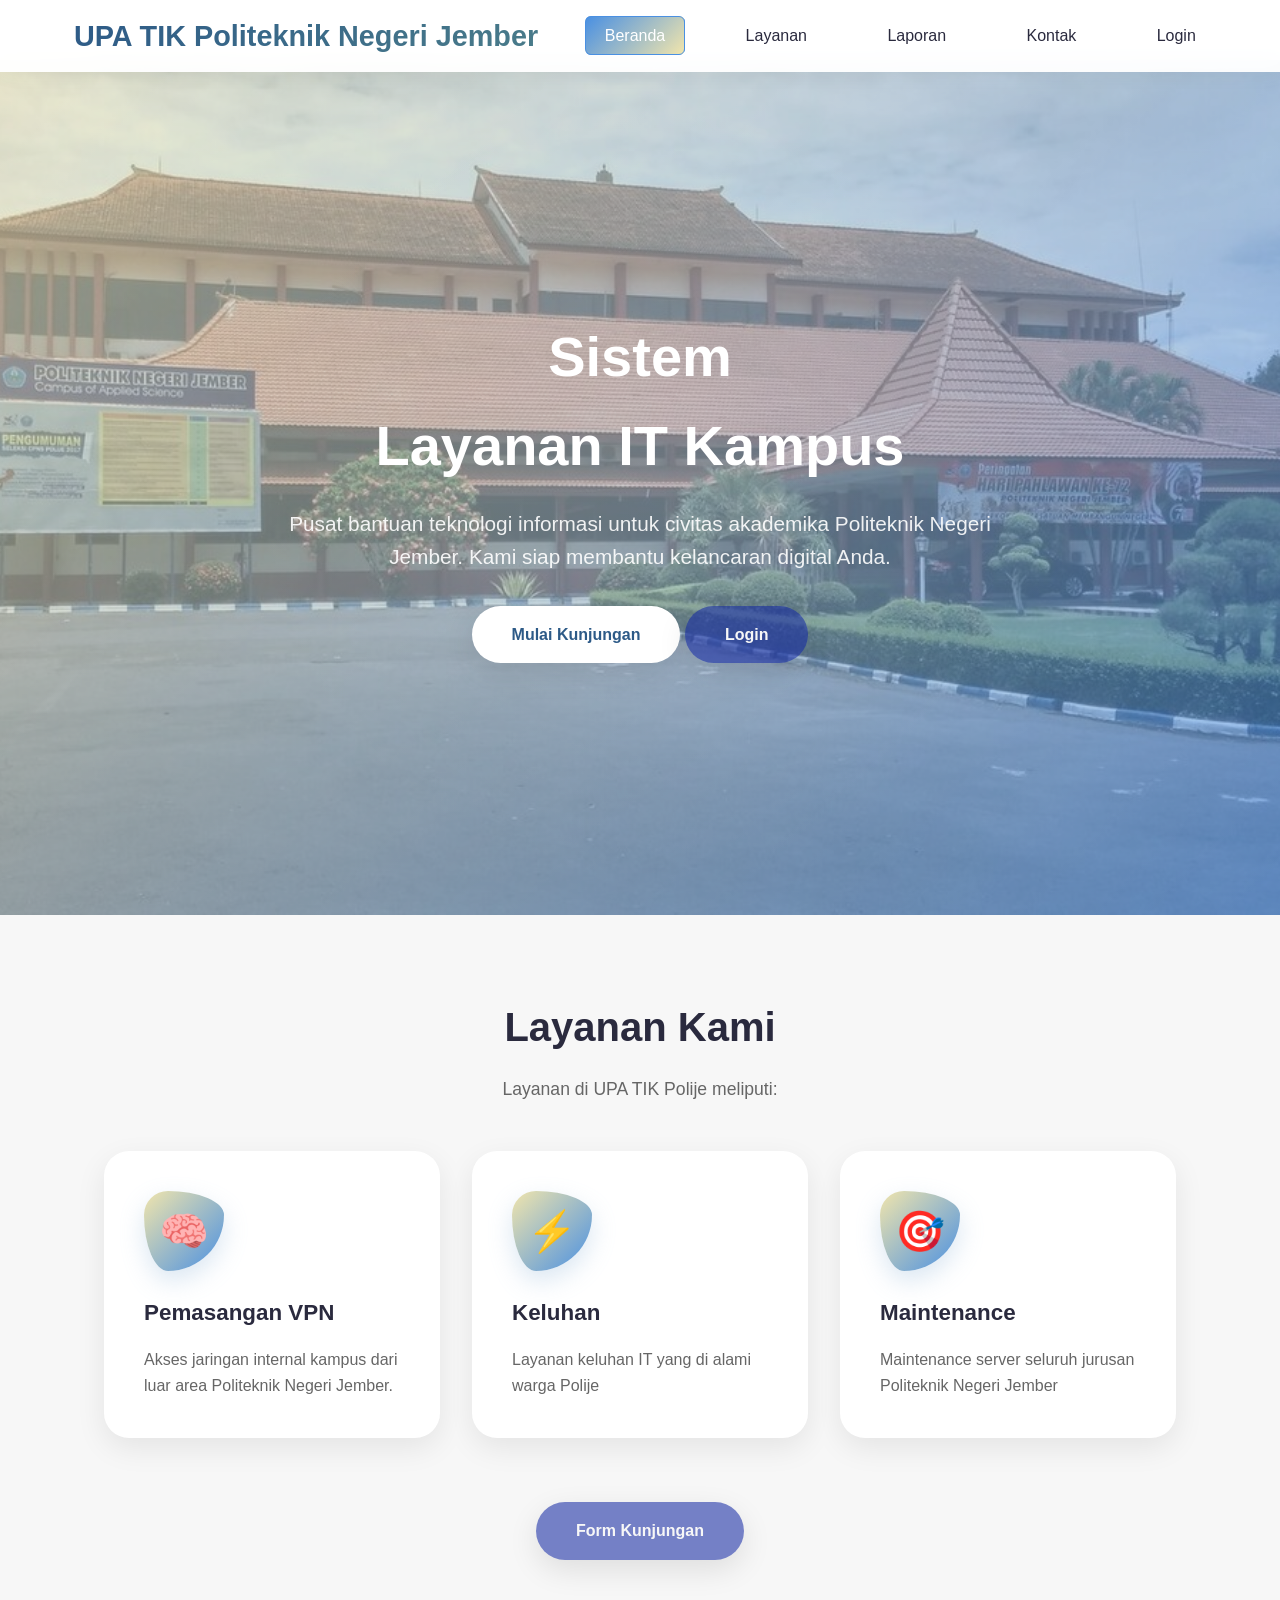
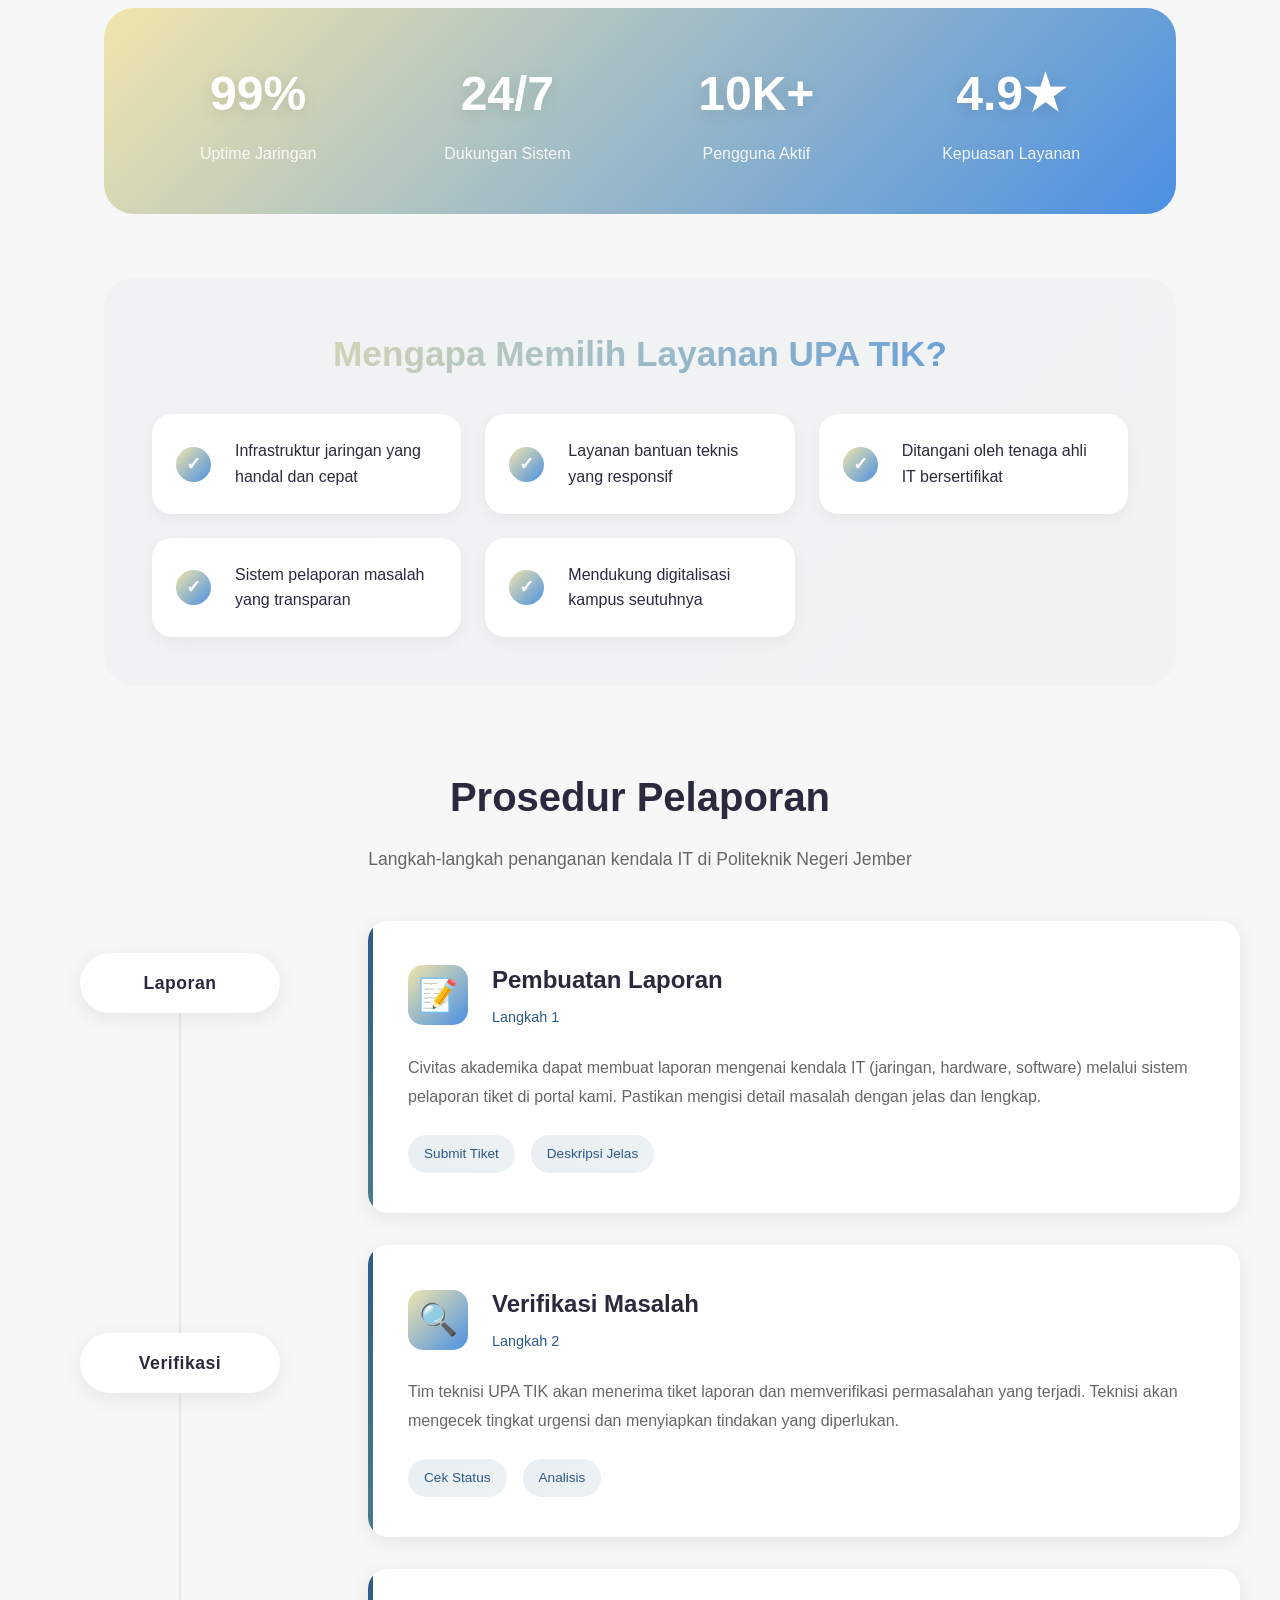
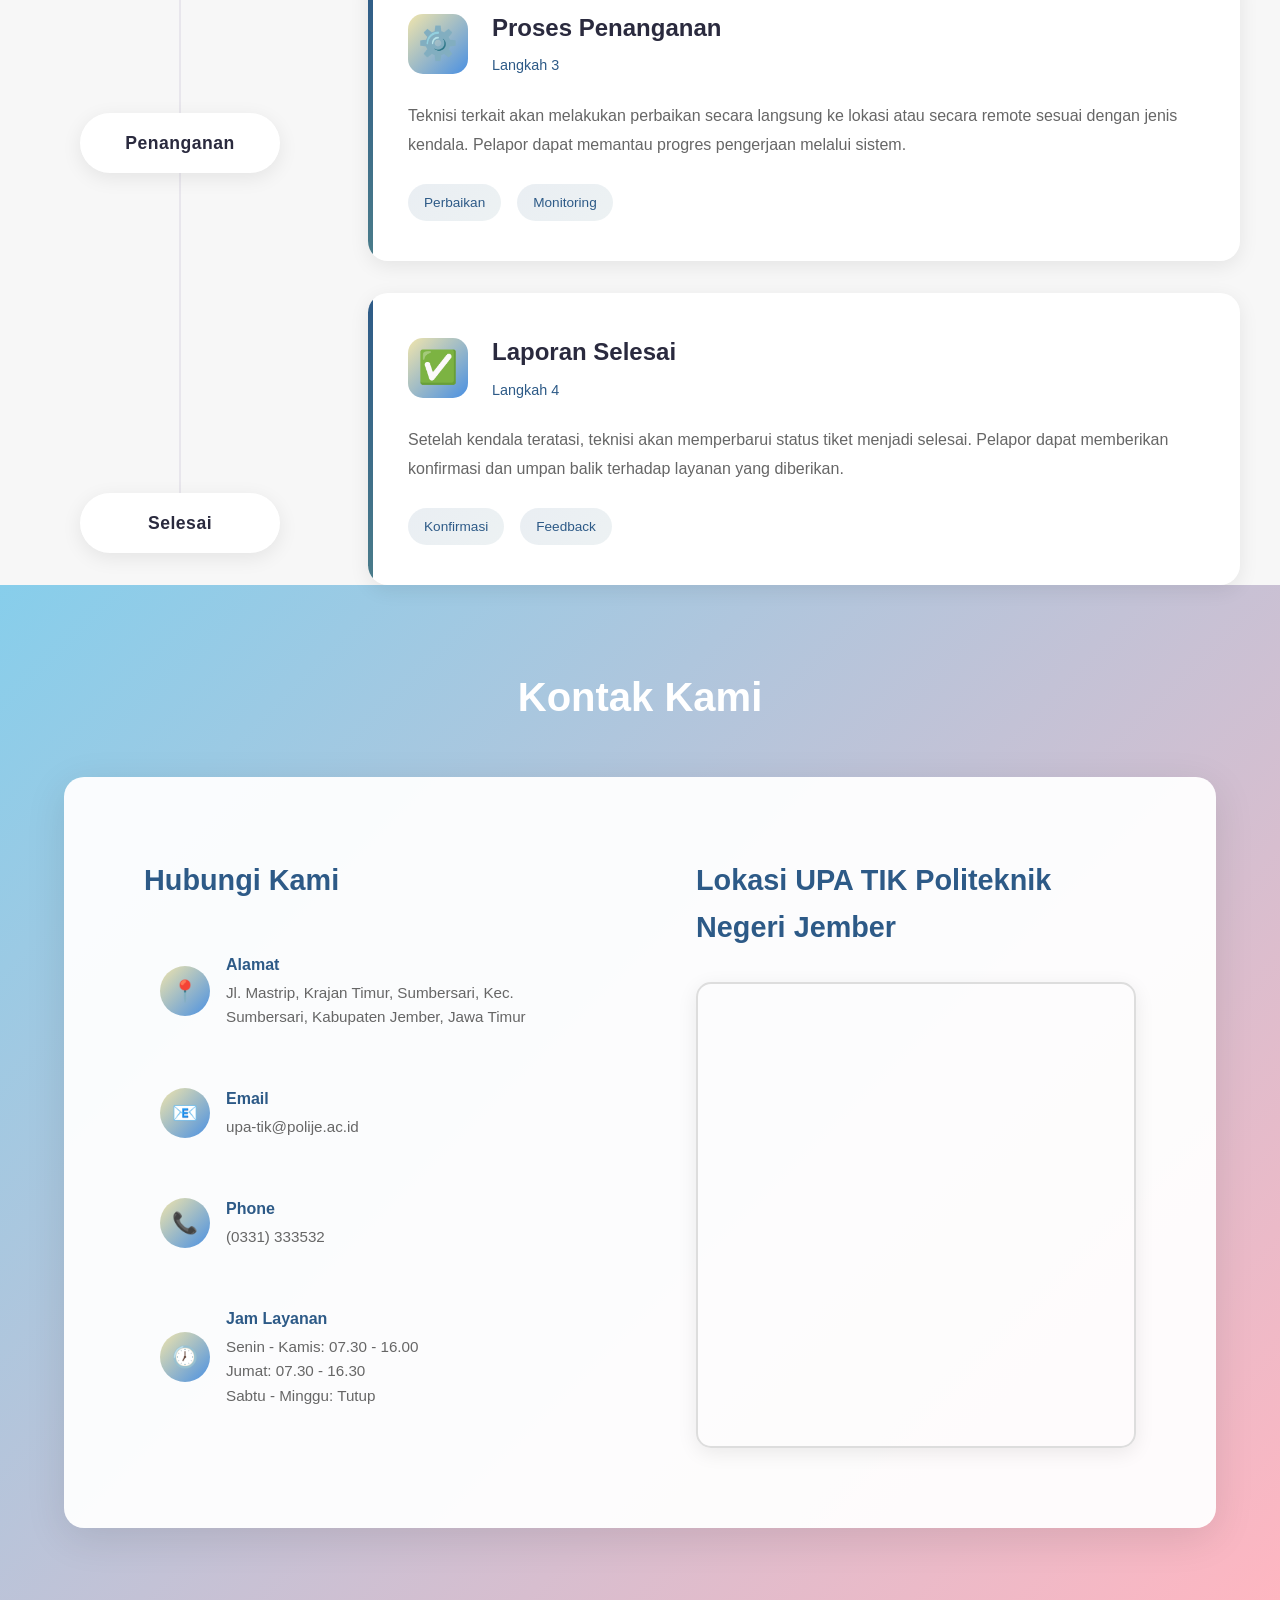
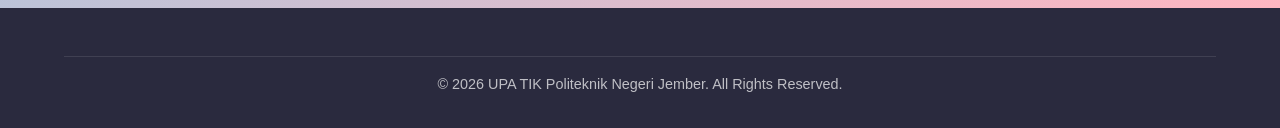
<file: index.html>
<!DOCTYPE html>
<html lang="en">

<head>
    <meta charset="UTF-8">
    <meta name="viewport" content="width=device-width, initial-scale=1.0">
    <title>Portal UPA TIK POLIJE</title>
    <link href="tooplate-inner-peace.css" rel="stylesheet">
    <!--

Tooplate 2143 Inner Peace

https://www.tooplate.com/view/2143-inner-peace

Free HTML CSS Template

-->
</head>

<body>
    <div class="geometric-bg"></div>

    <!-- Header -->
    <header>
        <nav>
            <a href="#hero" class="logo">
                <div class="logo-icon"><i class="fas fa-desktop"></i></div>
                <div class="logo-text">
                    <strong>UPA TIK</strong>
                    <span>Politeknik Negeri Jember</span>
                </div>
            </a>
            <div class="menu-toggle" onclick="toggleMenu()">
                <span></span>
                <span></span>
                <span></span>
            </div>
            <ul class="nav-links">
                <li><a href="#hero" class="nav-link active">Beranda</a></li>
                <li><a href="#about" class="nav-link">Layanan</a></li>
                <li><a href="#laporan" class="nav-link">Laporan</a></li>
                <li><a href="#contact" class="nav-link">Kontak</a></li>
                <li><a href="login.html" class="nav-link">Login</a></li>
            </ul>
        </nav>
    </header>

    <!-- Hero Section with Enhanced Background -->
    <section id="hero">
        <!-- Network Background -->
        <div class="background-img">
            <img src="polije.jpg" alt="">
        </div>
        <div class="hero-content">
            <h1>Sistem<br>Layanan IT Kampus</h1>
            <p>Pusat bantuan teknologi informasi untuk civitas akademika Politeknik Negeri Jember. Kami siap membantu
                kelancaran digital Anda.</p>
            <a href="#about" class="cta-button">Mulai Kunjungan</a>
            <a href="login.html" class="cta-button-login">Login</a>
        </div>
    </section>

    <!-- About Section - Complete Redesign -->
    <section id="about">
        <h2 class="section-title">Layanan Kami</h2>
        <p class="section-subtitle">
            Layanan di UPA TIK Polije meliputi:
        </p>

        <!-- Floating Cards Design -->
        <div class="about-floating-cards">
            <div class="floating-card">
                <div class="card-icon">
                    <div class="icon-wrapper">🧠</div>
                </div>
                <h3>Pemasangan VPN</h3>
                <p>Akses jaringan internal kampus dari luar area Politeknik Negeri Jember.</p>
            </div>

            <div class="floating-card">
                <div class="card-icon">
                    <div class="icon-wrapper">⚡</div>
                </div>
                <h3>Keluhan</h3>
                <p>Layanan keluhan IT yang di alami warga Polije</p>
            </div>

            <div class="floating-card">
                <div class="card-icon">
                    <div class="icon-wrapper">🎯</div>
                </div>
                <h3>Maintenance</h3>
                <p>Maintenance server seluruh jurusan Politeknik Negeri Jember</p>
            </div>
        </div>

        <div class="hero-content-formkunjungan ">
            <a href="daftar.html" class="cta-button-formkunjungan">Form Kunjungan</a>
        </div>

        <!-- Stats Banner -->
        <div class="stats-banner">
            <div class="stat-block">
                <div class="stat-value">99%</div>
                <div class="stat-desc">Uptime Jaringan</div>
            </div>
            <div class="stat-block">
                <div class="stat-value">24/7</div>
                <div class="stat-desc">Dukungan Sistem</div>
            </div>
            <div class="stat-block">
                <div class="stat-value">10K+</div>
                <div class="stat-desc">Pengguna Aktif</div>
            </div>
            <div class="stat-block">
                <div class="stat-value">4.9★</div>
                <div class="stat-desc">Kepuasan Layanan</div>
            </div>
        </div>

        <!-- Feature Showcase -->
        <div class="feature-showcase">
            <div class="showcase-content">
                <h3>Mengapa Memilih Layanan UPA TIK?</h3>
                <ul class="feature-list">
                    <li>
                        <span class="feature-check">✓</span>
                        <span>Infrastruktur jaringan yang handal dan cepat</span>
                    </li>
                    <li>
                        <span class="feature-check">✓</span>
                        <span>Layanan bantuan teknis yang responsif</span>
                    </li>
                    <li>
                        <span class="feature-check">✓</span>
                        <span>Ditangani oleh tenaga ahli IT bersertifikat</span>
                    </li>
                    <li>
                        <span class="feature-check">✓</span>
                        <span>Sistem pelaporan masalah yang transparan</span>
                    </li>
                    <li>
                        <span class="feature-check">✓</span>
                        <span>Mendukung digitalisasi kampus seutuhnya</span>
                    </li>
                </ul>
            </div>
        </div>
    </section>

    <!-- Laporan Section - Enhanced Timeline Design -->
    <section id="laporan">
        <div class="practices-container">
            <h2 class="section-title">Prosedur Pelaporan</h2>
            <p class="section-subtitle">Langkah-langkah penanganan kendala IT di Politeknik Negeri Jember</p>

            <div class="practice-layout">
                <!-- Futuristic Left Timeline -->
                <div class="timeline-track">
                    <div class="timeline-progress"></div>
                    <div class="timeline-points">
                        <div class="timeline-point active">
                            <div class="futuristic-label">
                                <span class="label-text">Laporan</span>
                            </div>
                            <div class="timeline-indicator"></div>
                        </div>
                        <div class="timeline-point">
                            <div class="futuristic-label">
                                <span class="label-text">Verifikasi</span>
                            </div>
                            <div class="timeline-indicator"></div>
                        </div>
                        <div class="timeline-point">
                            <div class="futuristic-label">
                                <span class="label-text">Penanganan</span>
                            </div>
                            <div class="timeline-indicator"></div>
                        </div>
                        <div class="timeline-point">
                            <div class="futuristic-label">
                                <span class="label-text">Selesai</span>
                            </div>
                            <div class="timeline-indicator"></div>
                        </div>
                    </div>
                </div>

                <!-- Right Content Area -->
                <div class="practice-content-area">
                    <div class="practice-card-new">
                        <div class="practice-header">
                            <div class="practice-icon-new">📝</div>
                            <div class="practice-info">
                                <h3>Pembuatan Laporan</h3>
                                <span class="practice-duration">Langkah 1</span>
                            </div>
                        </div>
                        <p class="practice-description">
                            Civitas akademika dapat membuat laporan mengenai kendala IT (jaringan, hardware, software) melalui sistem pelaporan tiket di portal kami. Pastikan mengisi detail masalah dengan jelas dan lengkap.
                        </p>
                        <div class="practice-benefits">
                            <a href="#" class="benefit-tag">Submit Tiket</a>
                            <a href="#" class="benefit-tag">Deskripsi Jelas</a>
                        </div>
                    </div>

                    <div class="practice-card-new">
                        <div class="practice-header">
                            <div class="practice-icon-new">🔍</div>
                            <div class="practice-info">
                                <h3>Verifikasi Masalah</h3>
                                <span class="practice-duration">Langkah 2</span>
                            </div>
                        </div>
                        <p class="practice-description">
                            Tim teknisi UPA TIK akan menerima tiket laporan dan memverifikasi permasalahan yang terjadi. Teknisi akan mengecek tingkat urgensi dan menyiapkan tindakan yang diperlukan.
                        </p>
                        <div class="practice-benefits">
                            <a href="#" class="benefit-tag">Cek Status</a>
                            <a href="#" class="benefit-tag">Analisis</a>
                        </div>
                    </div>

                    <div class="practice-card-new">
                        <div class="practice-header">
                            <div class="practice-icon-new">⚙️</div>
                            <div class="practice-info">
                                <h3>Proses Penanganan</h3>
                                <span class="practice-duration">Langkah 3</span>
                            </div>
                        </div>
                        <p class="practice-description">
                            Teknisi terkait akan melakukan perbaikan secara langsung ke lokasi atau secara remote sesuai dengan jenis kendala. Pelapor dapat memantau progres pengerjaan melalui sistem.
                        </p>
                        <div class="practice-benefits">
                            <a href="#" class="benefit-tag">Perbaikan</a>
                            <a href="#" class="benefit-tag">Monitoring</a>
                        </div>
                    </div>

                    <div class="practice-card-new">
                        <div class="practice-header">
                            <div class="practice-icon-new">✅</div>
                            <div class="practice-info">
                                <h3>Laporan Selesai</h3>
                                <span class="practice-duration">Langkah 4</span>
                            </div>
                        </div>
                        <p class="practice-description">
                            Setelah kendala teratasi, teknisi akan memperbarui status tiket menjadi selesai. Pelapor dapat memberikan konfirmasi dan umpan balik terhadap layanan yang diberikan.
                        </p>
                        <div class="practice-benefits">
                            <a href="#" class="benefit-tag">Konfirmasi</a>
                            <a href="#" class="benefit-tag">Feedback</a>
                        </div>
                    </div>
                </div>
            </div>
        </div>
    </section>


    <!-- Contact Section - Two Columns -->
    <section id="contact">
        <div class="contact-container">
            <h2 class="section-title">Kontak Kami</h2>

            <div class="contact-wrapper">
                <div class="contact-info">
                    <h3>Hubungi Kami</h3>

                    <div class="info-item">
                        <div class="info-icon">📍</div>
                        <div class="info-text">
                            <h4>Alamat</h4>
                            <p>Jl. Mastrip, Krajan Timur, Sumbersari, Kec. Sumbersari, Kabupaten Jember, Jawa Timur
                            </p>
                        </div>
                    </div>

                    <div class="info-item">
                        <div class="info-icon">📧</div>
                        <div class="info-text">
                            <h4>Email</h4>
                            <p>upa-tik@polije.ac.id</p>
                        </div>
                    </div>

                    <div class="info-item">
                        <div class="info-icon">📞</div>
                        <div class="info-text">
                            <h4>Phone</h4>
                            <p>(0331) 333532</p>
                        </div>
                    </div>

                    <div class="info-item">
                        <div class="info-icon">🕖</div>
                        <div class="info-text">
                            <h4>Jam Layanan</h4>
                            <p>Senin - Kamis: 07.30 - 16.00</p>
                            <p>Jumat: 07.30 - 16.30</p>
                            <p>Sabtu - Minggu: Tutup</p>
                        </div>
                    </div>
                </div>

                <div class="map-section">
                    <h3>Lokasi UPA TIK Politeknik Negeri Jember</h3>
                    <div class="map-container">
                        <iframe
                            src="https://www.google.com/maps/embed?pb=!1m18!1m12!1m3!1d3815.71952794116!2d113.7230733!3d-8.1599551!2m3!1f0!2f0!3f0!3m2!1i1024!2i768!4f13.1!3m3!1m2!1s0x2dd695b617d8f623%3A0xf6c4437632474338!2sPoliteknik%20Negeri%20Jember!5e1!3m2!1sid!2sid!4v1776530209374!5m2!1sid!2sid"
                            width="600" height="450" style="border:0;" allowfullscreen="" loading="lazy"
                            referrerpolicy="no-referrer-when-downgrade"></iframe>
                    </div>
                </div>
            </div>
        </div>
    </section>

    <!-- Footer -->
    <footer>
        <div class="footer-content">
            <div class="copyright">
                <p>&copy; 2026 UPA TIK Politeknik Negeri Jember. All Rights Reserved.</p>
            </div>
        </div>
    </footer>
    <script src="tooplate-inner-peace-scripts.js"></script>
</body>

</html>
</file>
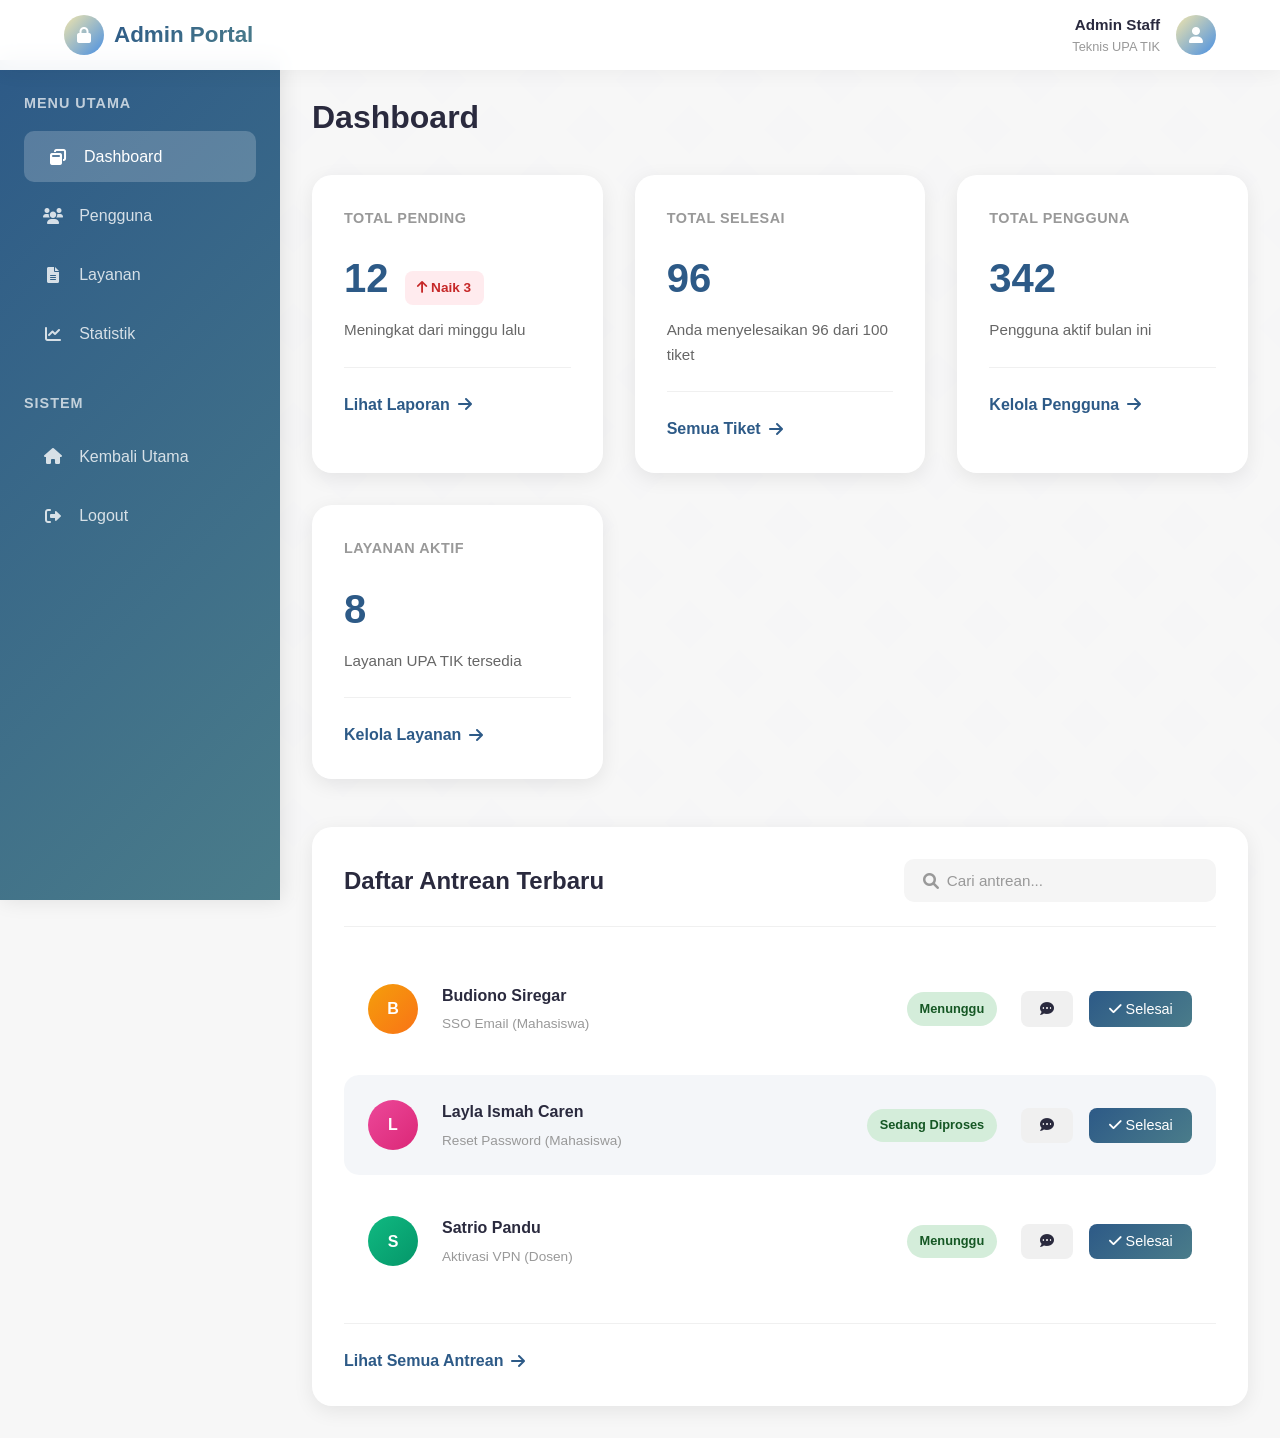
<file: admin-dashboard.html>
<!DOCTYPE html>
<html lang="id">

<head>
    <meta charset="UTF-8">
    <meta name="viewport" content="width=device-width, initial-scale=1.0">
    <title>Admin Dashboard - UPA TIK POLIJE</title>
    <link href="tooplate-inner-peace.css" rel="stylesheet">
    <link rel="stylesheet" href="https://cdnjs.cloudflare.com/ajax/libs/font-awesome/6.0.0/css/all.min.css">
    <style>
        /* Custom styles for admin dashboard specific elements */
        .dashboard-cards {
            margin-bottom: 3rem;
        }
        
        .table-card {
            margin-top: 2rem;
        }
        
        .user-item:nth-child(2) {
            background: rgba(45, 90, 135, 0.05);
        }
    </style>
</head>

<body>
    <div class="geometric-bg"></div>

    <!-- Admin Header -->
    <header class="admin-header">
        <nav class="admin-nav">
            <a class="admin-logo">
                <div class="admin-avatar"><i class="fas fa-lock"></i></div>
                <div class="admin-logo-text">
                    Admin Portal
                </div>
            </a>
            <div class="admin-user-section">
                <div class="admin-user">
                    <div class="admin-user-name">Admin Staff</div>
                    <div class="admin-user-role">Teknis UPA TIK</div>
                </div>
                <div class="admin-avatar"><i class="fas fa-user"></i></div>
            </div>
        </nav>
    </header>

    <!-- Admin Sidebar -->
    <aside class="admin-sidebar">
        <h3>Menu Utama</h3>
        <ul class="admin-menu">
            <li>
                <a href="admin-dashboard.html" class="active">
                    <i class="fas fa-window-restore"></i>
                    <span>Dashboard</span>
                </a>
            </li>
            <li>
                <a href="admin-pengguna.html">
                    <i class="fas fa-users"></i>
                    <span>Pengguna</span>
                </a>
            </li>
            <li>
                <a href="admin-layanan.html">
                    <i class="fas fa-file-alt"></i>
                    <span>Layanan</span>
                </a>
            </li>
            <li>
                <a href="admin-statistik.html">
                    <i class="fas fa-chart-line"></i>
                    <span>Statistik</span>
                </a>
            </li>
        </ul>

        <h3>Sistem</h3>
        <ul class="admin-menu">
            <li>
                <a href="index.html">
                    <i class="fas fa-home"></i>
                    <span>Kembali Utama</span>
                </a>
            </li>
            <li>
                <a href="admin-login.html">
                    <i class="fas fa-sign-out-alt"></i>
                    <span>Logout</span>
                </a>
            </li>
        </ul>
    </aside>

    <!-- Main Content -->
    <main class="admin-main">
        <div class="admin-container">
            
            <h1 class="page-title">Dashboard</h1>

            <!-- TOP CARDS -->
            <div class="dashboard-cards">
                <!-- Card 1 - Total Pending -->
                <div class="card">
                    <div class="card-header">Total Pending</div>
                    <div style="display: flex; align-items: baseline; gap: 1rem;">
                        <div class="card-value">12</div>
                        <span style="background: #ffebee; color: #c62828; padding: 0.4rem 0.8rem; border-radius: 8px; font-size: 0.85rem; font-weight: 600;">
                            <i class="fas fa-arrow-up"></i> Naik 3
                        </span>
                    </div>
                    <div class="card-desc">Meningkat dari minggu lalu</div>
                    <div class="card-footer">
                        <a href="#" class="card-link">
                            Lihat Laporan
                            <i class="fas fa-arrow-right"></i>
                        </a>
                    </div>
                </div>

                <!-- Card 2 - Total Selesai -->
                <div class="card">
                    <div class="card-header">Total Selesai</div>
                    <div class="card-value">96</div>
                    <div class="card-desc">Anda menyelesaikan 96 dari 100 tiket</div>
                    <div class="card-footer">
                        <a href="#" class="card-link">
                            Semua Tiket
                            <i class="fas fa-arrow-right"></i>
                        </a>
                    </div>
                </div>

                <!-- Card 3 - Total Pengguna -->
                <div class="card">
                    <div class="card-header">Total Pengguna</div>
                    <div class="card-value">342</div>
                    <div class="card-desc">Pengguna aktif bulan ini</div>
                    <div class="card-footer">
                        <a href="admin-pengguna.html" class="card-link">
                            Kelola Pengguna
                            <i class="fas fa-arrow-right"></i>
                        </a>
                    </div>
                </div>

                <!-- Card 4 - Layanan Aktif -->
                <div class="card">
                    <div class="card-header">Layanan Aktif</div>
                    <div class="card-value">8</div>
                    <div class="card-desc">Layanan UPA TIK tersedia</div>
                    <div class="card-footer">
                        <a href="admin-layanan.html" class="card-link">
                            Kelola Layanan
                            <i class="fas fa-arrow-right"></i>
                        </a>
                    </div>
                </div>
            </div>

            <!-- ANTREAN TABLE -->
            <div class="table-card">
                <div class="table-header">
                    <h2>Daftar Antrean Terbaru</h2>
                    <div class="search-box">
                        <i class="fas fa-search"></i>
                        <input type="text" placeholder="Cari antrean...">
                    </div>
                </div>
                
                <div class="user-list">
                    <!-- User 1 -->
                    <div class="user-item">
                        <div class="user-avatar" style="background: linear-gradient(135deg, #f59e0b 0%, #f97316 100%);">B</div>
                        <div class="user-info">
                            <div class="user-name">Budiono Siregar</div>
                            <div class="user-role">SSO Email (Mahasiswa)</div>
                        </div>
                        <div class="user-status status-active">Menunggu</div>
                        <div class="user-actions">
                            <button class="btn-action" onclick="alert('Pesan dikirim')">
                                <i class="fas fa-comment-dots"></i>
                            </button>
                            <button class="btn-action btn-primary" onclick="alert('Ditandai selesai')">
                                <i class="fas fa-check"></i> Selesai
                            </button>
                        </div>
                    </div>

                    <!-- User 2 -->
                    <div class="user-item" style="background: rgba(45, 90, 135, 0.05);">
                        <div class="user-avatar" style="background: linear-gradient(135deg, #ec4899 0%, #db2777 100%);">L</div>
                        <div class="user-info">
                            <div class="user-name">Layla Ismah Caren</div>
                            <div class="user-role">Reset Password (Mahasiswa)</div>
                        </div>
                        <div class="user-status status-active">Sedang Diproses</div>
                        <div class="user-actions">
                            <button class="btn-action" onclick="alert('Pesan dikirim')">
                                <i class="fas fa-comment-dots"></i>
                            </button>
                            <button class="btn-action btn-primary" onclick="alert('Ditandai selesai')">
                                <i class="fas fa-check"></i> Selesai
                            </button>
                        </div>
                    </div>

                    <!-- User 3 -->
                    <div class="user-item">
                        <div class="user-avatar" style="background: linear-gradient(135deg, #10b981 0%, #059669 100%);">S</div>
                        <div class="user-info">
                            <div class="user-name">Satrio Pandu</div>
                            <div class="user-role">Aktivasi VPN (Dosen)</div>
                        </div>
                        <div class="user-status status-active">Menunggu</div>
                        <div class="user-actions">
                            <button class="btn-action" onclick="alert('Pesan dikirim')">
                                <i class="fas fa-comment-dots"></i>
                            </button>
                            <button class="btn-action btn-primary" onclick="alert('Ditandai selesai')">
                                <i class="fas fa-check"></i> Selesai
                            </button>
                        </div>
                    </div>
                </div>

                <div style="margin-top: 2rem; padding-top: 1.5rem; border-top: 1px solid #f0f0f0;">
                    <a href="#" class="card-link">
                        Lihat Semua Antrean
                        <i class="fas fa-arrow-right"></i>
                    </a>
                </div>
            </div>

        </div>
    </main>

    <script src="tooplate-inner-peace-scripts.js"></script>
</body>

</html>
</file>
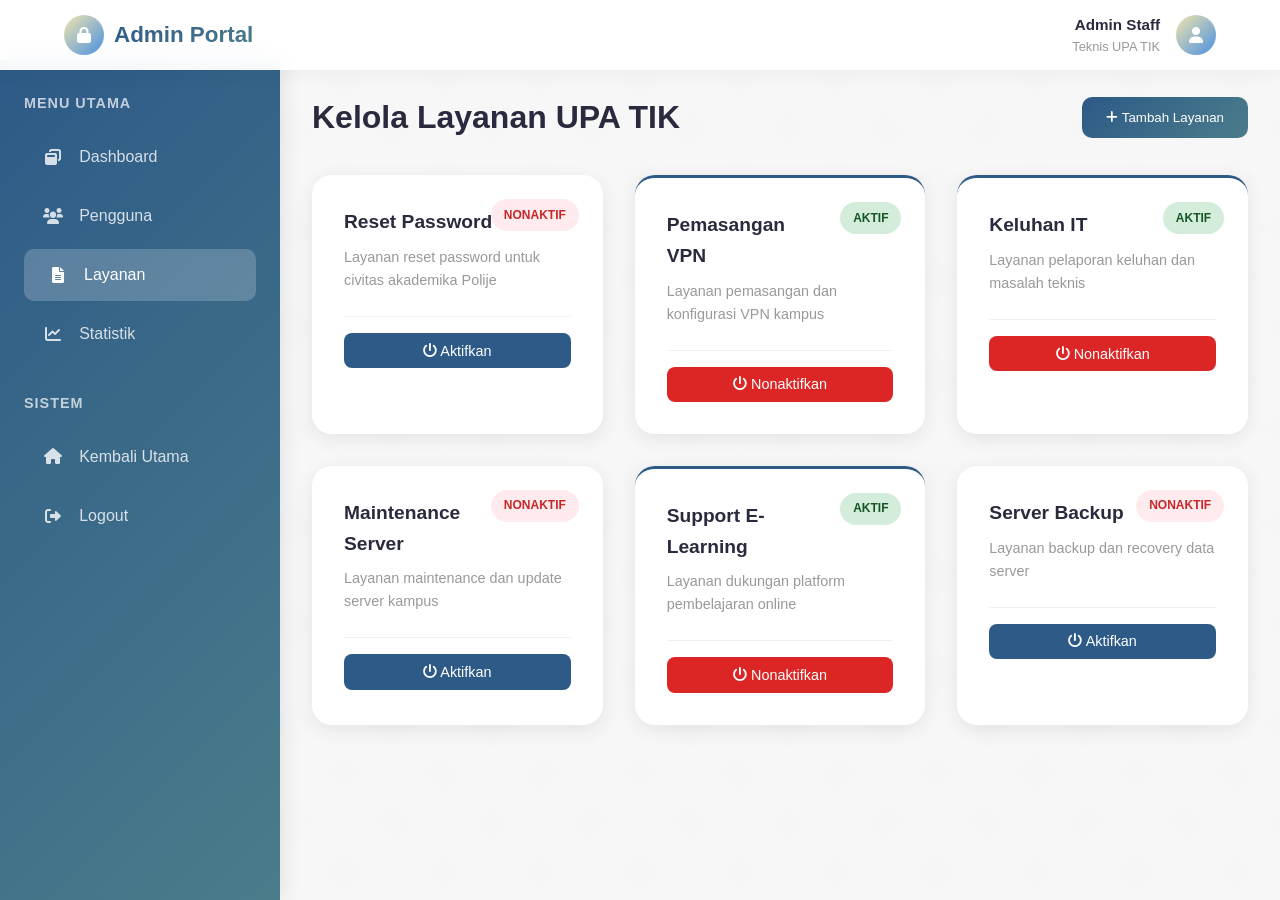
<file: admin-layanan.html>
<!DOCTYPE html>
<html lang="id">

<head>
    <meta charset="UTF-8">
    <meta name="viewport" content="width=device-width, initial-scale=1.0">
    <title>Admin Layanan - UPA TIK POLIJE</title>
    <link href="tooplate-inner-peace.css" rel="stylesheet">
    <link rel="stylesheet" href="https://cdnjs.cloudflare.com/ajax/libs/font-awesome/6.0.0/css/all.min.css">
    <style>
        /* Custom styles for admin layanan specific elements */
        .service-cards {
            display: grid;
            grid-template-columns: repeat(auto-fill, minmax(280px, 1fr));
            gap: 2rem;
            margin-top: 2rem;
        }
        
        .service-card {
            background: white;
            border-radius: 20px;
            padding: 2rem;
            box-shadow: 0 5px 20px rgba(0, 0, 0, 0.08);
            transition: all 0.3s ease;
            position: relative;
        }
        
        .service-card:hover {
            transform: translateY(-5px);
            box-shadow: 0 15px 40px rgba(0, 0, 0, 0.12);
        }
        
        .service-status {
            position: absolute;
            top: 1.5rem;
            right: 1.5rem;
            padding: 0.4rem 0.8rem;
            border-radius: 20px;
            font-size: 0.75rem;
            font-weight: 600;
        }
        
        .status-aktif {
            background: #d4edda;
            color: #155724;
        }
        
        .status-nonaktif {
            background: #ffebee;
            color: #c62828;
        }
        
        .service-card h3 {
            font-size: 1.2rem;
            color: var(--dark);
            margin-bottom: 0.5rem;
            padding-right: 4rem;
        }
        
        .service-card p {
            color: #999;
            font-size: 0.9rem;
            margin-bottom: 1.5rem;
        }
        
        .service-actions {
            margin-top: auto;
            padding-top: 1rem;
            border-top: 1px solid #f0f0f0;
        }
        
        .btn-toggle {
            width: 100%;
            padding: 0.8rem;
            border: none;
            border-radius: 8px;
            cursor: pointer;
            font-weight: 500;
            transition: all 0.3s ease;
        }
        
        .btn-aktifkan {
            background: var(--primary);
            color: white;
        }
        
        .btn-nonaktifkan {
            background: #dc2626;
            color: white;
        }
    </style>
</head>

<body>
    <div class="geometric-bg"></div>

    <!-- Admin Header -->
    <header class="admin-header">
        <nav class="admin-nav">
            <a href="index (1).html" class="admin-logo">
                <div class="admin-avatar"><i class="fas fa-lock"></i></div>
                <div class="admin-logo-text">
                    Admin Portal
                </div>
            </a>
            <div class="admin-user-section">
                <div class="admin-user">
                    <div class="admin-user-name">Admin Staff</div>
                    <div class="admin-user-role">Teknis UPA TIK</div>
                </div>
                <div class="admin-avatar"><i class="fas fa-user"></i></div>
            </div>
        </nav>
    </header>

    <!-- Admin Sidebar -->
    <aside class="admin-sidebar">
        <h3>Menu Utama</h3>
        <ul class="admin-menu">
            <li>
                <a href="admin-dashboard.html">
                    <i class="fas fa-window-restore"></i>
                    <span>Dashboard</span>
                </a>
            </li>
            <li>
                <a href="admin-pengguna.html">
                    <i class="fas fa-users"></i>
                    <span>Pengguna</span>
                </a>
            </li>
            <li>
                <a href="admin-layanan.html" class="active">
                    <i class="fas fa-file-alt"></i>
                    <span>Layanan</span>
                </a>
            </li>
            <li>
                <a href="admin-statistik.html">
                    <i class="fas fa-chart-line"></i>
                    <span>Statistik</span>
                </a>
            </li>
        </ul>

        <h3>Sistem</h3>
        <ul class="admin-menu">
            <li>
                <a href="index (1).html">
                    <i class="fas fa-home"></i>
                    <span>Kembali Utama</span>
                </a>
            </li>
            <li>
                <a href="admin-login.html">
                    <i class="fas fa-sign-out-alt"></i>
                    <span>Logout</span>
                </a>
            </li>
        </ul>
    </aside>

    <!-- Main Content -->
    <main class="admin-main">
        <div class="admin-container">
            
            <div style="display: flex; justify-content: space-between; align-items: center; margin-bottom: 2rem;">
                <h1 class="page-title" style="margin-bottom: 0;">Kelola Layanan UPA TIK</h1>
                <button class="btn-primary" onclick="alert('Tambah Layanan Baru')" style="padding: 0.8rem 1.5rem; border-radius: 10px; border: none; cursor: pointer;">
                    <i class="fas fa-plus"></i> Tambah Layanan
                </button>
            </div>

            <!-- Layanan Cards -->
            <div style="display: grid; grid-template-columns: repeat(auto-fill, minmax(280px, 1fr)); gap: 2rem;">
                
                <!-- Layanan 1 - Reset Password -->
                <div class="card">
                    <div style="position: absolute; top: 1.5rem; right: 1.5rem; background: #ffebee; color: #c62828; padding: 0.4rem 0.8rem; border-radius: 20px; font-size: 0.75rem; font-weight: 600;" class="layanan-status">NONAKTIF</div>
                    <h3 style="font-size: 1.2rem; color: var(--dark); margin-bottom: 0.5rem; padding-right: 4rem;">Reset Password</h3>
                    <p style="color: #999; font-size: 0.9rem; margin-bottom: 1.5rem;">Layanan reset password untuk civitas akademika Polije</p>
                    <div style="margin-top: auto; padding-top: 1rem; border-top: 1px solid #f0f0f0;">
                        <button class="btn-action" style="width: 100%; background: var(--primary); color: white;" onclick="toggleLayanan(this)">
                            <i class="fas fa-power-off"></i> Aktifkan
                        </button>
                    </div>
                </div>

                <!-- Layanan 2 - VPN -->
                <div class="card" style="border-top: 3px solid var(--primary);">
                    <div style="position: absolute; top: 1.5rem; right: 1.5rem; background: #d4edda; color: #155724; padding: 0.4rem 0.8rem; border-radius: 20px; font-size: 0.75rem; font-weight: 600;" class="layanan-status">AKTIF</div>
                    <h3 style="font-size: 1.2rem; color: var(--dark); margin-bottom: 0.5rem; padding-right: 4rem;">Pemasangan VPN</h3>
                    <p style="color: #999; font-size: 0.9rem; margin-bottom: 1.5rem;">Layanan pemasangan dan konfigurasi VPN kampus</p>
                    <div style="margin-top: auto; padding-top: 1rem; border-top: 1px solid #f0f0f0;">
                        <button class="btn-action" style="width: 100%; background: #dc2626; color: white;" onclick="toggleLayanan(this)">
                            <i class="fas fa-power-off"></i> Nonaktifkan
                        </button>
                    </div>
                </div>

                <!-- Layanan 3 - Keluhan -->
                <div class="card" style="border-top: 3px solid var(--primary);">
                    <div style="position: absolute; top: 1.5rem; right: 1.5rem; background: #d4edda; color: #155724; padding: 0.4rem 0.8rem; border-radius: 20px; font-size: 0.75rem; font-weight: 600;" class="layanan-status">AKTIF</div>
                    <h3 style="font-size: 1.2rem; color: var(--dark); margin-bottom: 0.5rem; padding-right: 4rem;">Keluhan IT</h3>
                    <p style="color: #999; font-size: 0.9rem; margin-bottom: 1.5rem;">Layanan pelaporan keluhan dan masalah teknis</p>
                    <div style="margin-top: auto; padding-top: 1rem; border-top: 1px solid #f0f0f0;">
                        <button class="btn-action" style="width: 100%; background: #dc2626; color: white;" onclick="toggleLayanan(this)">
                            <i class="fas fa-power-off"></i> Nonaktifkan
                        </button>
                    </div>
                </div>

                <!-- Layanan 4 - Maintenance -->
                <div class="card">
                    <div style="position: absolute; top: 1.5rem; right: 1.5rem; background: #ffebee; color: #c62828; padding: 0.4rem 0.8rem; border-radius: 20px; font-size: 0.75rem; font-weight: 600;" class="layanan-status">NONAKTIF</div>
                    <h3 style="font-size: 1.2rem; color: var(--dark); margin-bottom: 0.5rem; padding-right: 4rem;">Maintenance Server</h3>
                    <p style="color: #999; font-size: 0.9rem; margin-bottom: 1.5rem;">Layanan maintenance dan update server kampus</p>
                    <div style="margin-top: auto; padding-top: 1rem; border-top: 1px solid #f0f0f0;">
                        <button class="btn-action" style="width: 100%; background: var(--primary); color: white;" onclick="toggleLayanan(this)">
                            <i class="fas fa-power-off"></i> Aktifkan
                        </button>
                    </div>
                </div>

                <!-- Layanan 5 - E-Learning -->
                <div class="card" style="border-top: 3px solid var(--primary);">
                    <div style="position: absolute; top: 1.5rem; right: 1.5rem; background: #d4edda; color: #155724; padding: 0.4rem 0.8rem; border-radius: 20px; font-size: 0.75rem; font-weight: 600;" class="layanan-status">AKTIF</div>
                    <h3 style="font-size: 1.2rem; color: var(--dark); margin-bottom: 0.5rem; padding-right: 4rem;">Support E-Learning</h3>
                    <p style="color: #999; font-size: 0.9rem; margin-bottom: 1.5rem;">Layanan dukungan platform pembelajaran online</p>
                    <div style="margin-top: auto; padding-top: 1rem; border-top: 1px solid #f0f0f0;">
                        <button class="btn-action" style="width: 100%; background: #dc2626; color: white;" onclick="toggleLayanan(this)">
                            <i class="fas fa-power-off"></i> Nonaktifkan
                        </button>
                    </div>
                </div>

                <!-- Layanan 6 - Server Backup -->
                <div class="card">
                    <div style="position: absolute; top: 1.5rem; right: 1.5rem; background: #ffebee; color: #c62828; padding: 0.4rem 0.8rem; border-radius: 20px; font-size: 0.75rem; font-weight: 600;" class="layanan-status">NONAKTIF</div>
                    <h3 style="font-size: 1.2rem; color: var(--dark); margin-bottom: 0.5rem; padding-right: 4rem;">Server Backup</h3>
                    <p style="color: #999; font-size: 0.9rem; margin-bottom: 1.5rem;">Layanan backup dan recovery data server</p>
                    <div style="margin-top: auto; padding-top: 1rem; border-top: 1px solid #f0f0f0;">
                        <button class="btn-action" style="width: 100%; background: var(--primary); color: white;" onclick="toggleLayanan(this)">
                            <i class="fas fa-power-off"></i> Aktifkan
                        </button>
                    </div>
                </div>
            </div>

        </div>
    </main>

    <script src="tooplate-inner-peace-scripts.js"></script>
    <script>
        function toggleLayanan(btn) {
            const card = btn.closest('.card');
            const statusDiv = card.querySelector('.layanan-status');
            const isActive = statusDiv.textContent.trim() === 'AKTIF';

            if (isActive) {
                statusDiv.textContent = 'NONAKTIF';
                statusDiv.style.background = '#ffebee';
                statusDiv.style.color = '#c62828';
                btn.innerHTML = '<i class="fas fa-power-off"></i> Aktifkan';
                btn.style.background = 'var(--primary)';
                btn.style.color = 'white';
                card.style.borderTop = 'none';
            } else {
                statusDiv.textContent = 'AKTIF';
                statusDiv.style.background = '#d4edda';
                statusDiv.style.color = '#155724';
                btn.innerHTML = '<i class="fas fa-power-off"></i> Nonaktifkan';
                btn.style.background = '#dc2626';
                btn.style.color = 'white';
                card.style.borderTop = '3px solid var(--primary)';
            }
        }
    </script>
</body>

</html>
</file>
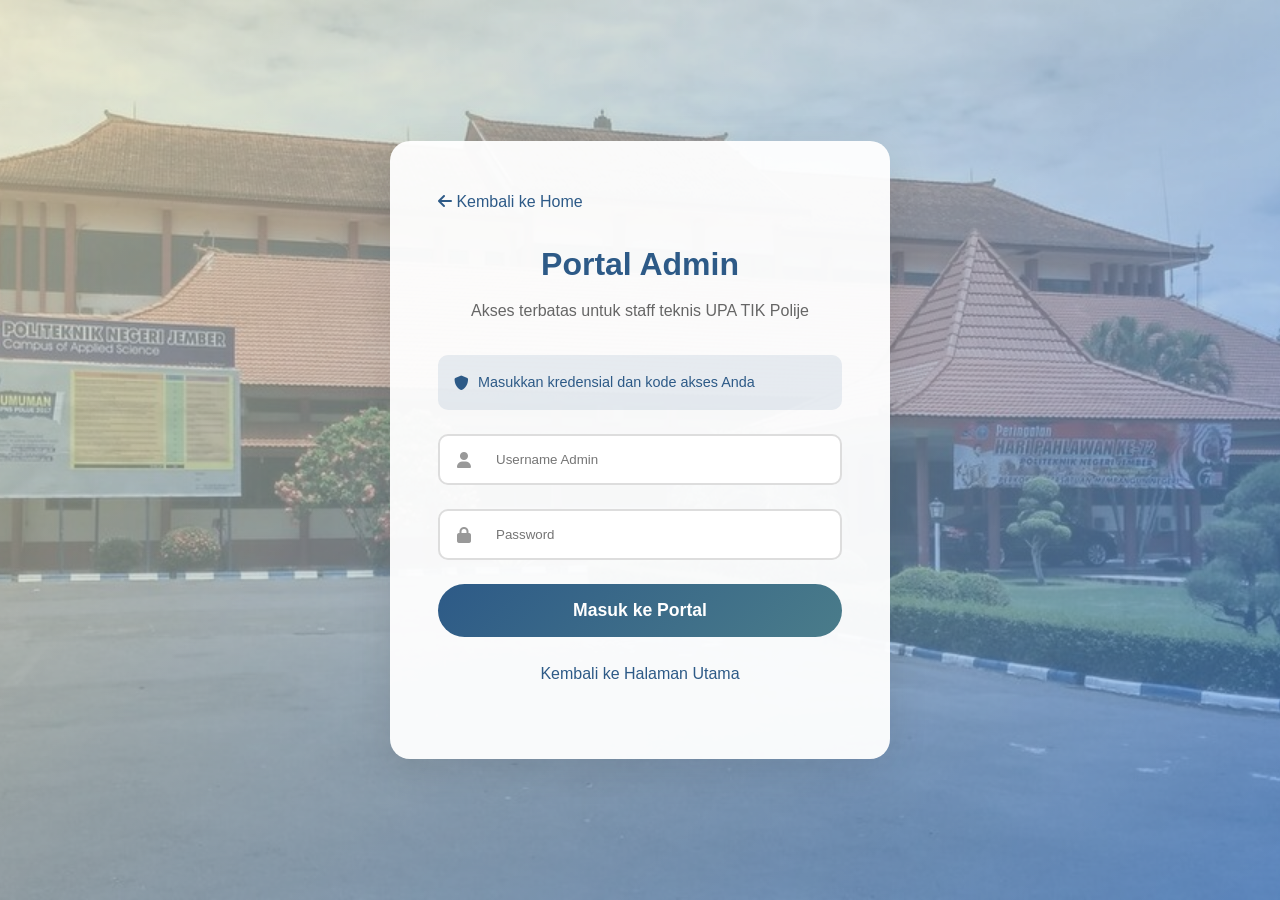
<file: admin-login.html>
<!DOCTYPE html>
<html lang="id">
<head>
    <meta charset="UTF-8">
    <meta name="viewport" content="width=device-width, initial-scale=1.0">
    <title>Admin Login - UPA TIK POLIJE</title>
    <link href="tooplate-inner-peace.css" rel="stylesheet">
    <link rel="stylesheet" href="https://cdnjs.cloudflare.com/ajax/libs/font-awesome/6.0.0/css/all.min.css">
</head>
<body>

    <div class="login-page">
        <!-- Background Image -->
        <div class="background-img">
            <img src="polije.jpg" alt="">
        </div>
        
        <!-- Animated Elements -->
        <div class="peace-bg">
            <div class="breathing-circle"></div>
            <div class="breathing-circle"></div>
            <div class="breathing-circle"></div>
            <div class="breathing-circle"></div>
        </div>

        <div class="login-card">
            <a href="index.html" class="back-link"><i class="fas fa-arrow-left"></i> Kembali ke Home</a>
            
            <div class="login-header">
                <h2>Portal Admin</h2>
                <p>Akses terbatas untuk staff teknis UPA TIK Polije</p>
            </div>
            
            <div class="info-box">
                <i class="fas fa-shield-alt"></i> 
                <span>Masukkan kredensial dan kode akses Anda</span>
            </div>

            <form class="login-form form-group" action="admin-dashboard.html" method="POST">
                <div class="input-with-icon">
                    <i class="fas fa-user"></i>
                    <input type="text" placeholder="Username Admin" name="username" required>
                </div>
                <div class="input-with-icon">
                    <i class="fas fa-lock"></i>
                    <input type="password" placeholder="Password" name="password" required>
                </div>
                
                <button type="submit" class="submit-btn">Masuk ke Portal</button>
                
                <div class="login-footer">
                    <a href="index (1).html">Kembali ke Halaman Utama</a>
                </div>
            </form>
        </div>
    </div>

    <script src="tooplate-inner-peace-scripts.js"></script>
</body>
</html>
</file>
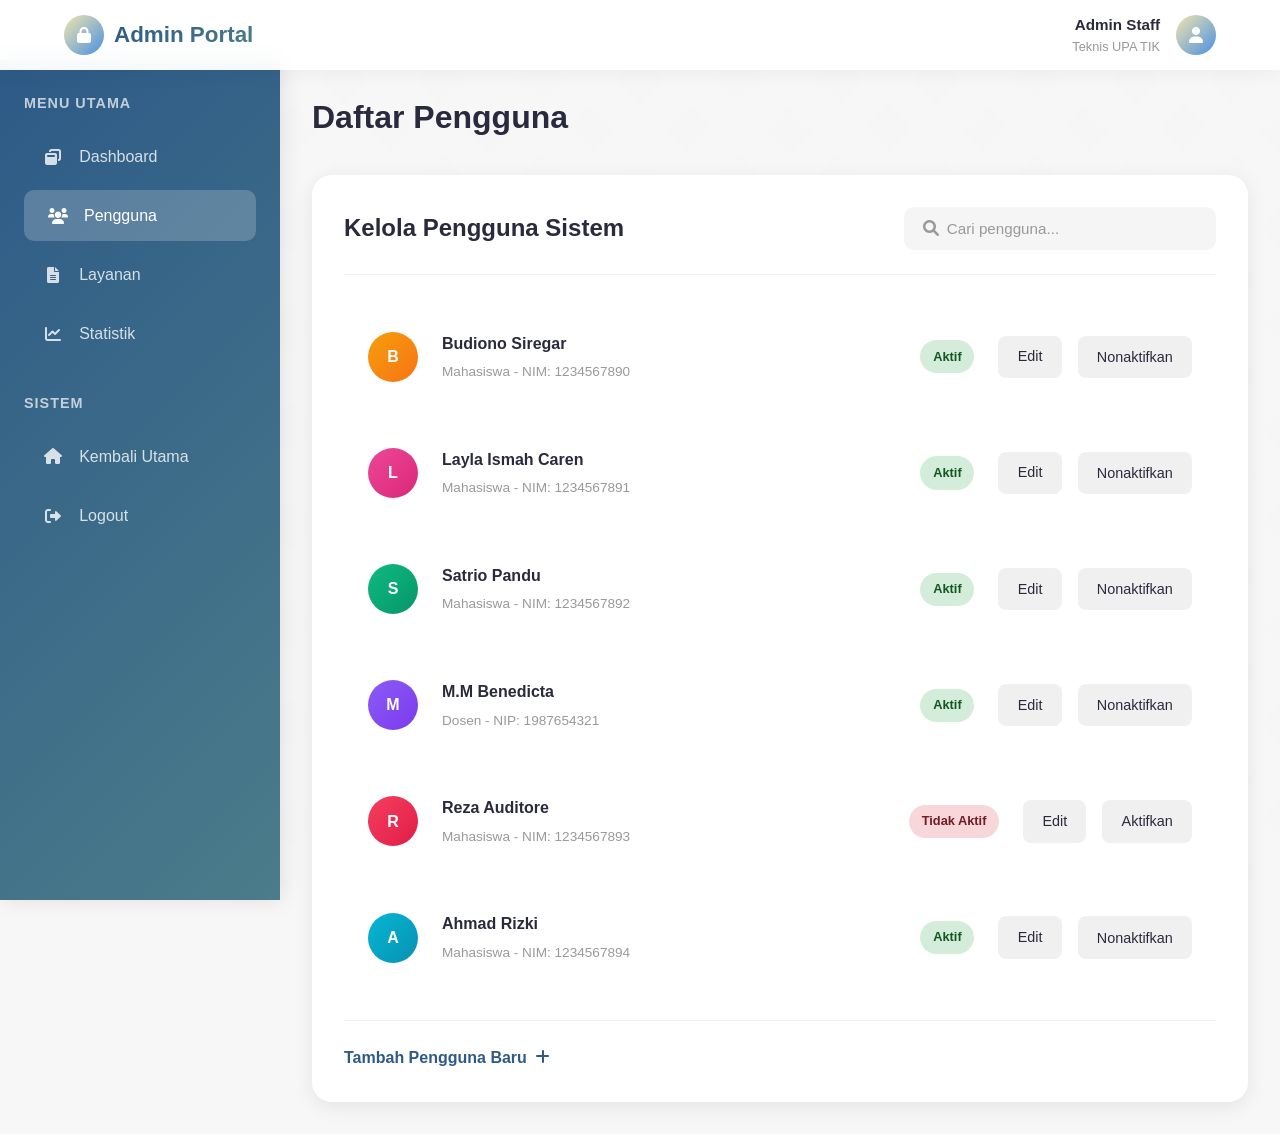
<file: admin-pengguna.html>
<!DOCTYPE html>
<html lang="id">

<head>
    <meta charset="UTF-8">
    <meta name="viewport" content="width=device-width, initial-scale=1.0">
    <title>Admin Pengguna - UPA TIK POLIJE</title>
    <link href="tooplate-inner-peace.css" rel="stylesheet">
    <link rel="stylesheet" href="https://cdnjs.cloudflare.com/ajax/libs/font-awesome/6.0.0/css/all.min.css">
    <style>
        /* Custom styles for admin pengguna specific elements */
        .table-card {
            margin-top: 2rem;
        }
        
        .user-list {
            margin-top: 1rem;
        }
    </style>
</head>

<body>
    <div class="geometric-bg"></div>

    <!-- Admin Header -->
    <header class="admin-header">
        <nav class="admin-nav">
            <a href="index (1).html" class="admin-logo">
                <div class="admin-avatar"><i class="fas fa-lock"></i></div>
                <div class="admin-logo-text">
                    Admin Portal
                </div>
            </a>
            <div class="admin-user-section">
                <div class="admin-user">
                    <div class="admin-user-name">Admin Staff</div>
                    <div class="admin-user-role">Teknis UPA TIK</div>
                </div>
                <div class="admin-avatar"><i class="fas fa-user"></i></div>
            </div>
        </nav>
    </header>

    <!-- Admin Sidebar -->
    <aside class="admin-sidebar">
        <h3>Menu Utama</h3>
        <ul class="admin-menu">
            <li>
                <a href="admin-dashboard.html">
                    <i class="fas fa-window-restore"></i>
                    <span>Dashboard</span>
                </a>
            </li>
            <li>
                <a href="admin-pengguna.html" class="active">
                    <i class="fas fa-users"></i>
                    <span>Pengguna</span>
                </a>
            </li>
            <li>
                <a href="admin-layanan.html">
                    <i class="fas fa-file-alt"></i>
                    <span>Layanan</span>
                </a>
            </li>
            <li>
                <a href="admin-statistik.html">
                    <i class="fas fa-chart-line"></i>
                    <span>Statistik</span>
                </a>
            </li>
        </ul>

        <h3>Sistem</h3>
        <ul class="admin-menu">
            <li>
                <a href="index (1).html">
                    <i class="fas fa-home"></i>
                    <span>Kembali Utama</span>
                </a>
            </li>
            <li>
                <a href="admin-login.html">
                    <i class="fas fa-sign-out-alt"></i>
                    <span>Logout</span>
                </a>
            </li>
        </ul>
    </aside>

    <!-- Main Content -->
    <main class="admin-main">
        <div class="admin-container">
            
            <h1 class="page-title">Daftar Pengguna</h1>

            <!-- Users Table -->
            <div class="table-card">
                <div class="table-header">
                    <h2>Kelola Pengguna Sistem</h2>
                    <div class="search-box">
                        <i class="fas fa-search"></i>
                        <input type="text" placeholder="Cari pengguna...">
                    </div>
                </div>
                
                <div class="user-list">
                    <!-- User 1 -->
                    <div class="user-item">
                        <div class="user-avatar" style="background: linear-gradient(135deg, #f59e0b 0%, #f97316 100%);">B</div>
                        <div class="user-info">
                            <div class="user-name">Budiono Siregar</div>
                            <div class="user-role">Mahasiswa - NIM: 1234567890</div>
                        </div>
                        <div class="user-status status-active">Aktif</div>
                        <div class="user-actions">
                            <a href="#" class="btn-action">Edit</a>
                            <button class="btn-action" onclick="alert('Pengguna di-nonaktifkan')">Nonaktifkan</button>
                        </div>
                    </div>

                    <!-- User 2 -->
                    <div class="user-item">
                        <div class="user-avatar" style="background: linear-gradient(135deg, #ec4899 0%, #db2777 100%);">L</div>
                        <div class="user-info">
                            <div class="user-name">Layla Ismah Caren</div>
                            <div class="user-role">Mahasiswa - NIM: 1234567891</div>
                        </div>
                        <div class="user-status status-active">Aktif</div>
                        <div class="user-actions">
                            <a href="#" class="btn-action">Edit</a>
                            <button class="btn-action" onclick="alert('Pengguna di-nonaktifkan')">Nonaktifkan</button>
                        </div>
                    </div>

                    <!-- User 3 -->
                    <div class="user-item">
                        <div class="user-avatar" style="background: linear-gradient(135deg, #10b981 0%, #059669 100%);">S</div>
                        <div class="user-info">
                            <div class="user-name">Satrio Pandu</div>
                            <div class="user-role">Mahasiswa - NIM: 1234567892</div>
                        </div>
                        <div class="user-status status-active">Aktif</div>
                        <div class="user-actions">
                            <a href="#" class="btn-action">Edit</a>
                            <button class="btn-action" onclick="alert('Pengguna di-nonaktifkan')">Nonaktifkan</button>
                        </div>
                    </div>

                    <!-- User 4 -->
                    <div class="user-item">
                        <div class="user-avatar" style="background: linear-gradient(135deg, #8b5cf6 0%, #7c3aed 100%);">M</div>
                        <div class="user-info">
                            <div class="user-name">M.M Benedicta</div>
                            <div class="user-role">Dosen - NIP: 1987654321</div>
                        </div>
                        <div class="user-status status-active">Aktif</div>
                        <div class="user-actions">
                            <a href="#" class="btn-action">Edit</a>
                            <button class="btn-action" onclick="alert('Pengguna di-nonaktifkan')">Nonaktifkan</button>
                        </div>
                    </div>

                    <!-- User 5 -->
                    <div class="user-item">
                        <div class="user-avatar" style="background: linear-gradient(135deg, #f43f5e 0%, #e11d48 100%);">R</div>
                        <div class="user-info">
                            <div class="user-name">Reza Auditore</div>
                            <div class="user-role">Mahasiswa - NIM: 1234567893</div>
                        </div>
                        <div class="user-status status-inactive">Tidak Aktif</div>
                        <div class="user-actions">
                            <a href="#" class="btn-action">Edit</a>
                            <button class="btn-action" onclick="alert('Pengguna diaktifkan')">Aktifkan</button>
                        </div>
                    </div>

                    <!-- User 6 -->
                    <div class="user-item">
                        <div class="user-avatar" style="background: linear-gradient(135deg, #06b6d4 0%, #0891b2 100%);">A</div>
                        <div class="user-info">
                            <div class="user-name">Ahmad Rizki</div>
                            <div class="user-role">Mahasiswa - NIM: 1234567894</div>
                        </div>
                        <div class="user-status status-active">Aktif</div>
                        <div class="user-actions">
                            <a href="#" class="btn-action">Edit</a>
                            <button class="btn-action" onclick="alert('Pengguna di-nonaktifkan')">Nonaktifkan</button>
                        </div>
                    </div>
                </div>

                <div style="margin-top: 2rem; padding-top: 1.5rem; border-top: 1px solid #f0f0f0;">
                    <a href="#" class="card-link">
                        Tambah Pengguna Baru
                        <i class="fas fa-plus"></i>
                    </a>
                </div>
            </div>

        </div>
    </main>

    <script src="tooplate-inner-peace-scripts.js"></script>
</body>

</html>
</file>
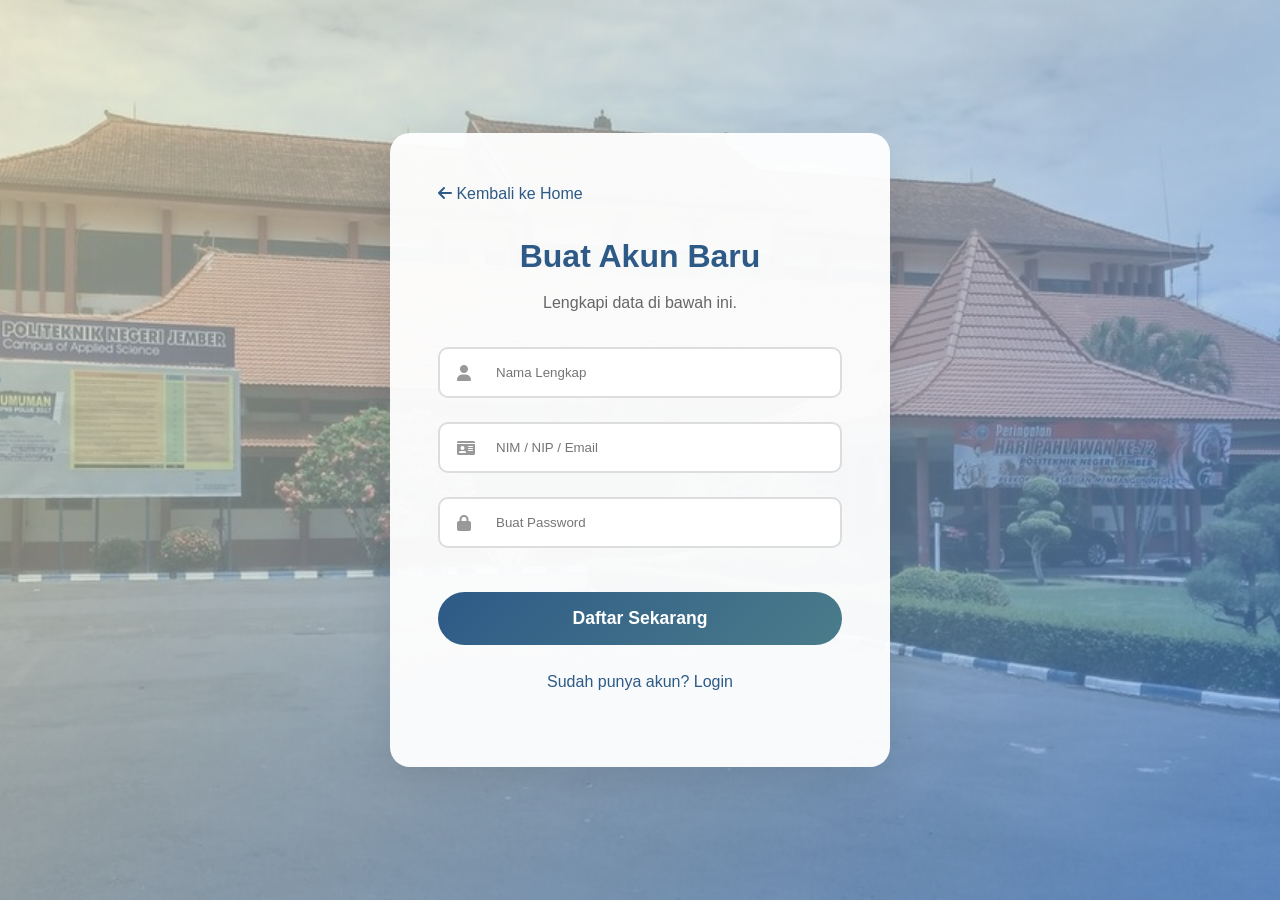
<file: daftar.html>
<!DOCTYPE html>
<html lang="id">
<head>
    <meta charset="UTF-8">
    <meta name="viewport" content="width=device-width, initial-scale=1.0">
    <title>Portal UPA TIK POLIJE - Daftar</title>
    <link href="tooplate-inner-peace.css" rel="stylesheet">
    <link rel="stylesheet" href="https://cdnjs.cloudflare.com/ajax/libs/font-awesome/6.0.0/css/all.min.css">
</head>
<body>

    <div class="login-page">
        <!-- Reusing background from the hero section -->
        <div class="background-img">
            <img src="polije.jpg" alt="">
        </div>
        
        <!-- Animated elements from the theme -->
        <div class="peace-bg">
            <div class="breathing-circle"></div>
            <div class="breathing-circle"></div>
            <div class="breathing-circle"></div>
            <div class="breathing-circle"></div>
        </div>

        <div class="login-card">
            <a href="index.html" class="back-link"><i class="fas fa-arrow-left"></i> Kembali ke Home</a>
            
            <div class="login-header">
                <h2>Buat Akun Baru</h2>
                <p>Lengkapi data di bawah ini.</p>
            </div>
            
            <div class="login-form form-group">
                <div class="input-with-icon">
                    <i class="fas fa-user"></i>
                    <input type="text" placeholder="Nama Lengkap">
                </div>
                <div class="input-with-icon">
                    <i class="fas fa-id-card"></i>
                    <input type="text" placeholder="NIM / NIP / Email">
                </div>
                <div class="input-with-icon">
                    <i class="fas fa-lock"></i>
                    <input type="password" placeholder="Buat Password">
                </div>
                
                <button class="submit-btn" style="margin-top:20px" onclick="alert('Pendaftaran Berhasil!'); window.location.href='login.html'">Daftar Sekarang</button>
                
                <div class="login-footer">
                    <a href="login.html">Sudah punya akun? Login</a>
                </div>
            </div>
        </div>
    </div>

    <script src="tooplate-inner-peace-scripts.js"></script>
    <script src="script.js"></script>
</body>
</html>
</file>
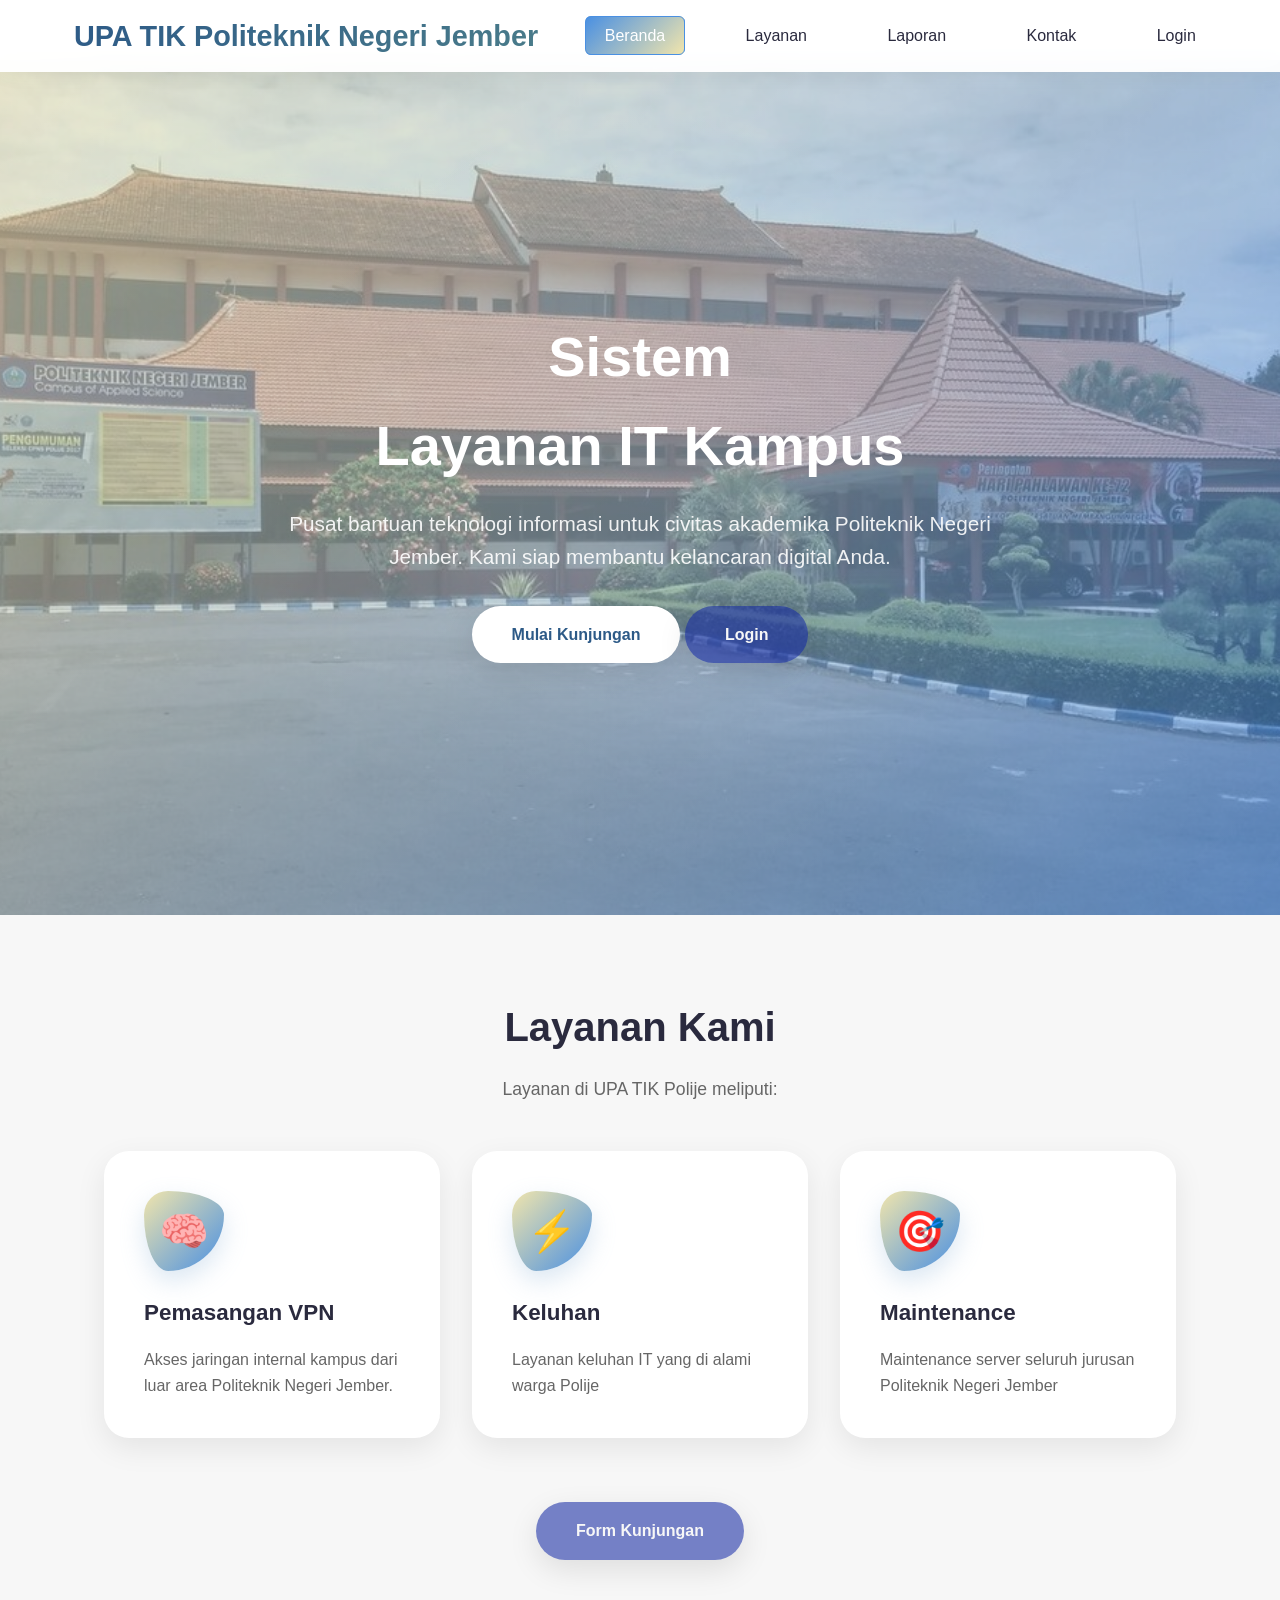
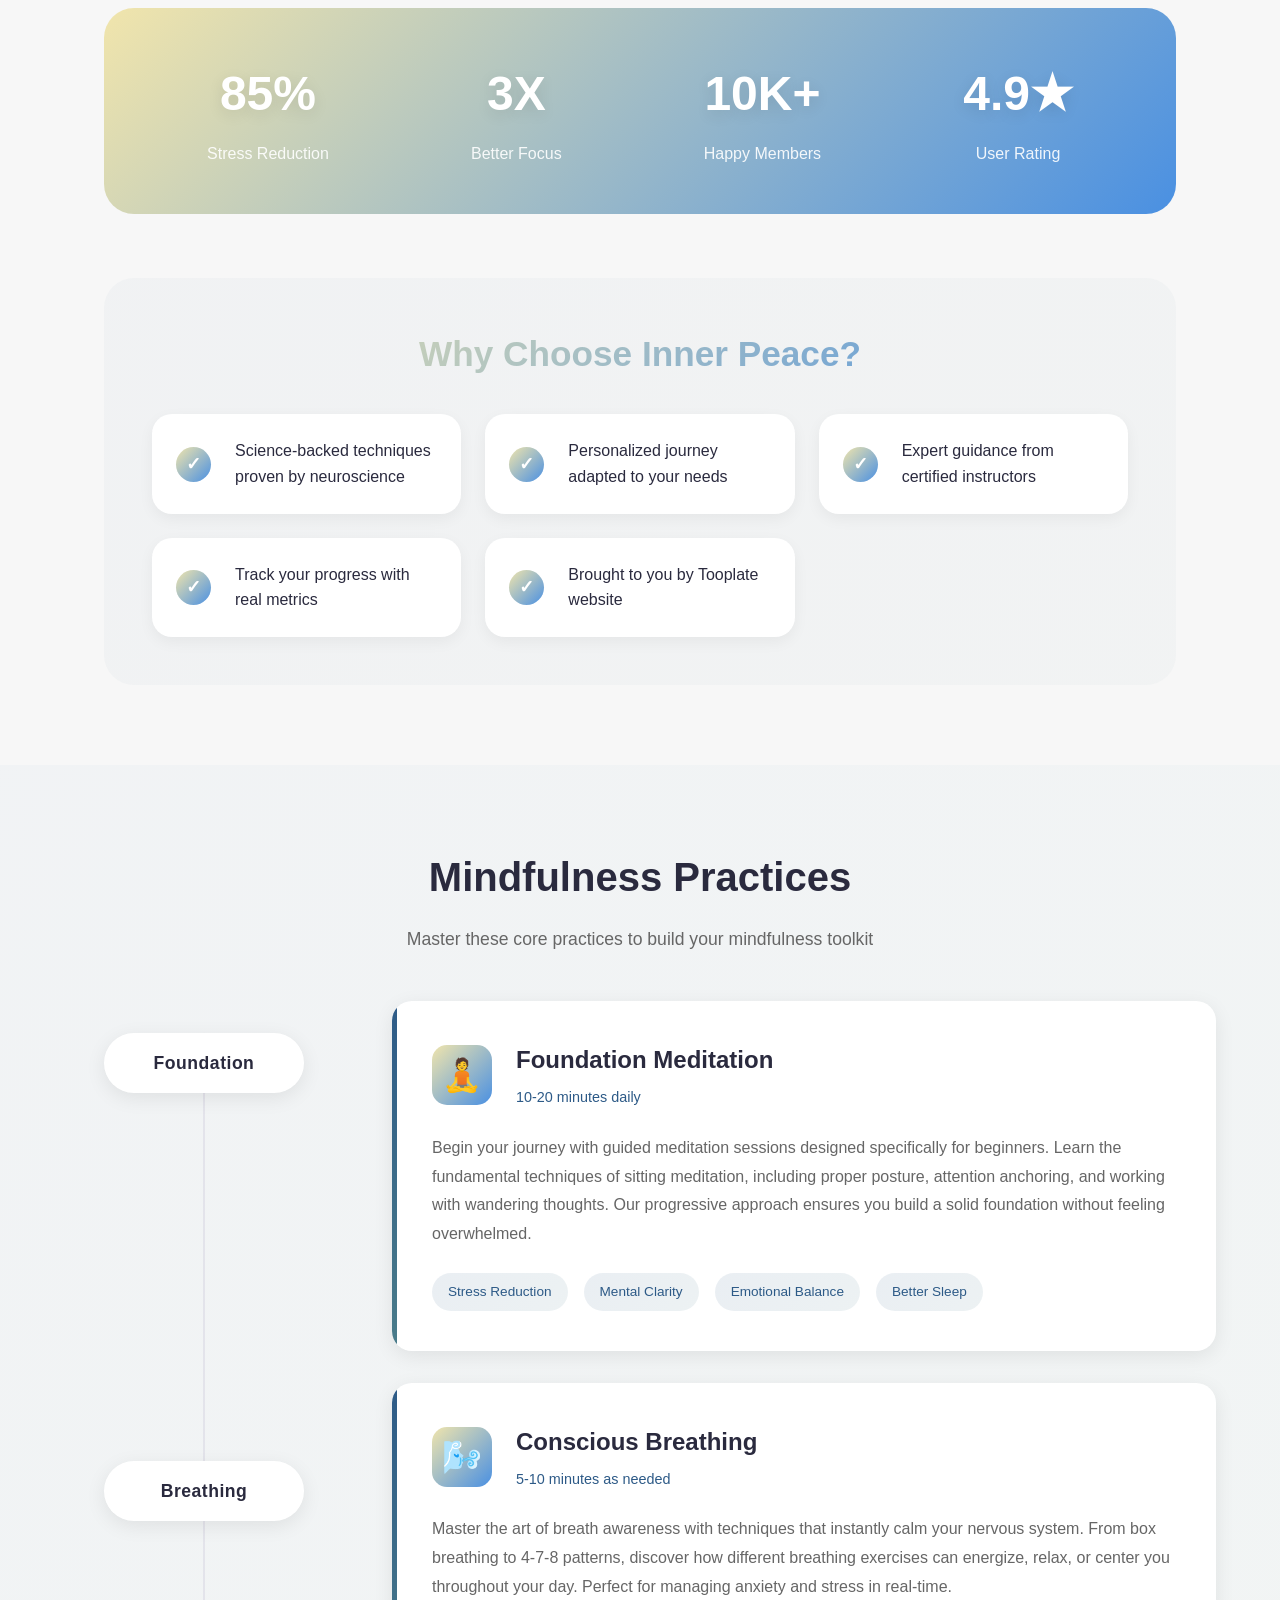
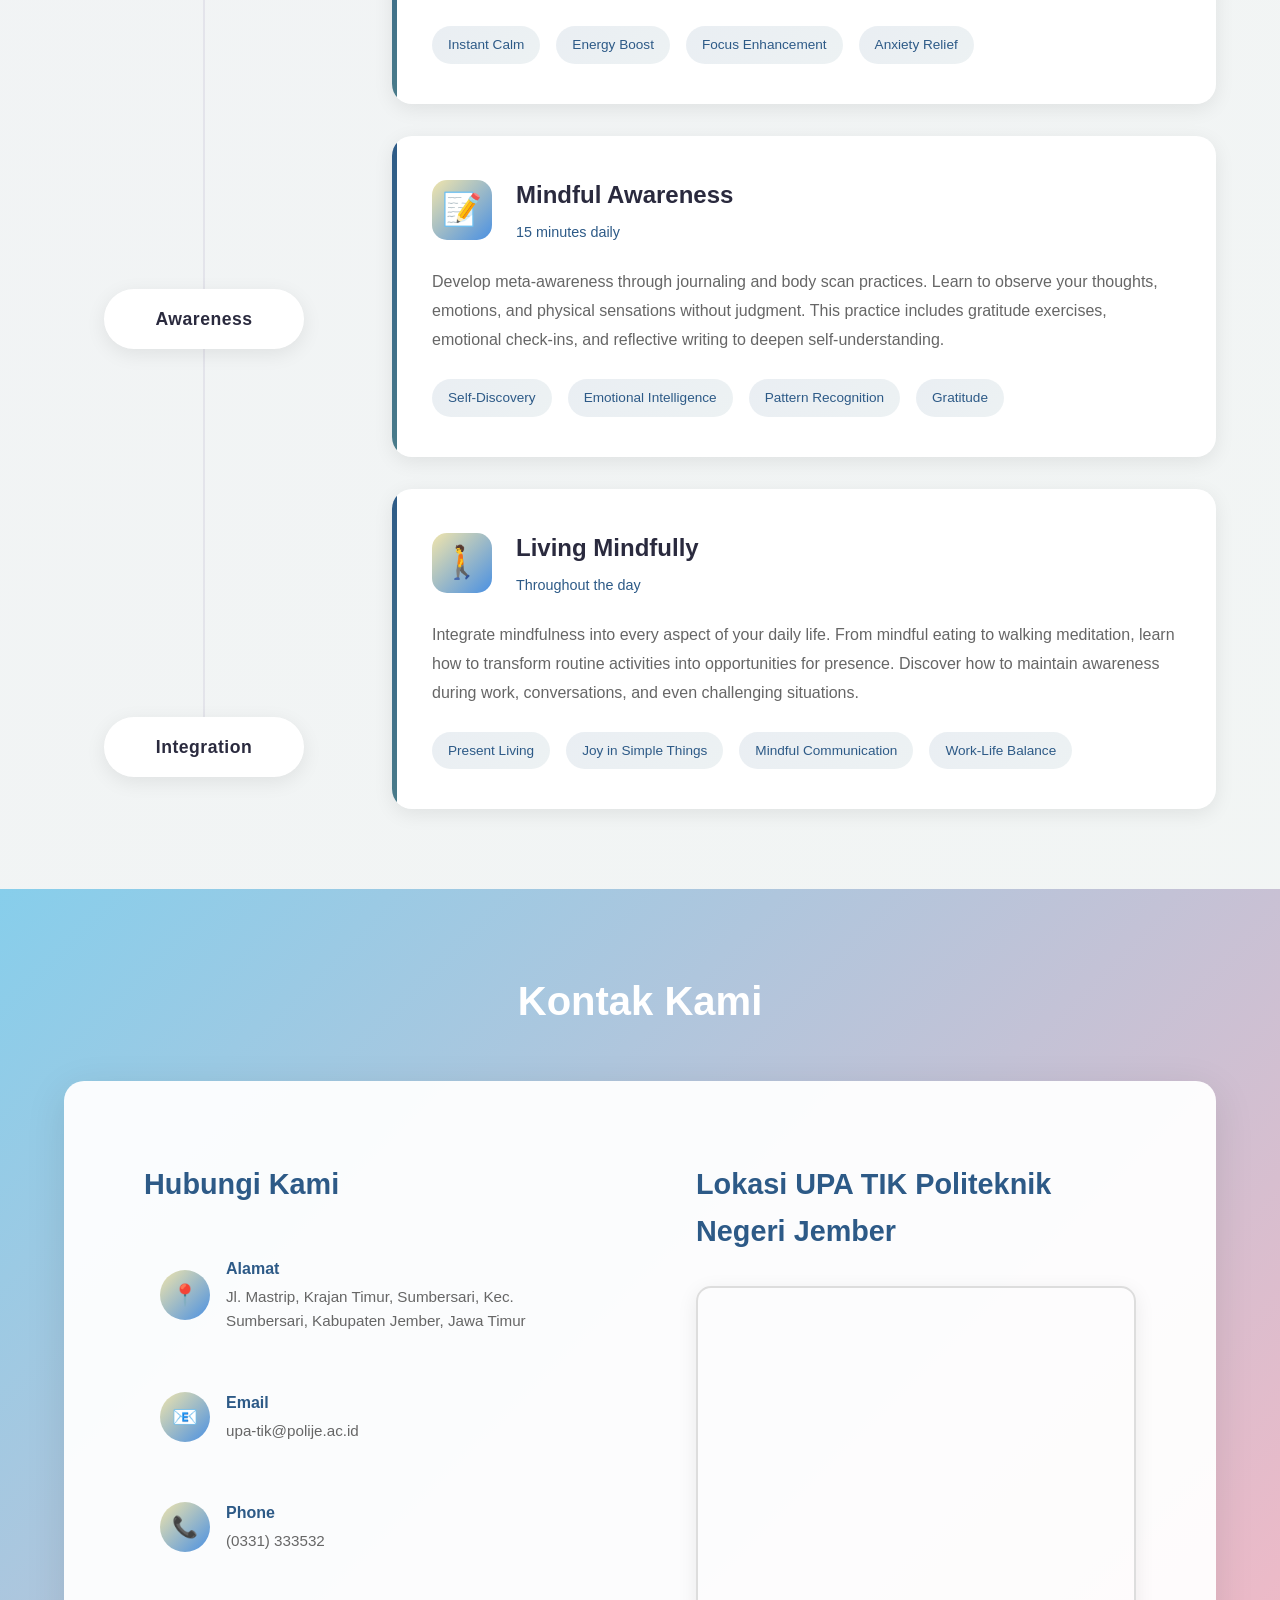
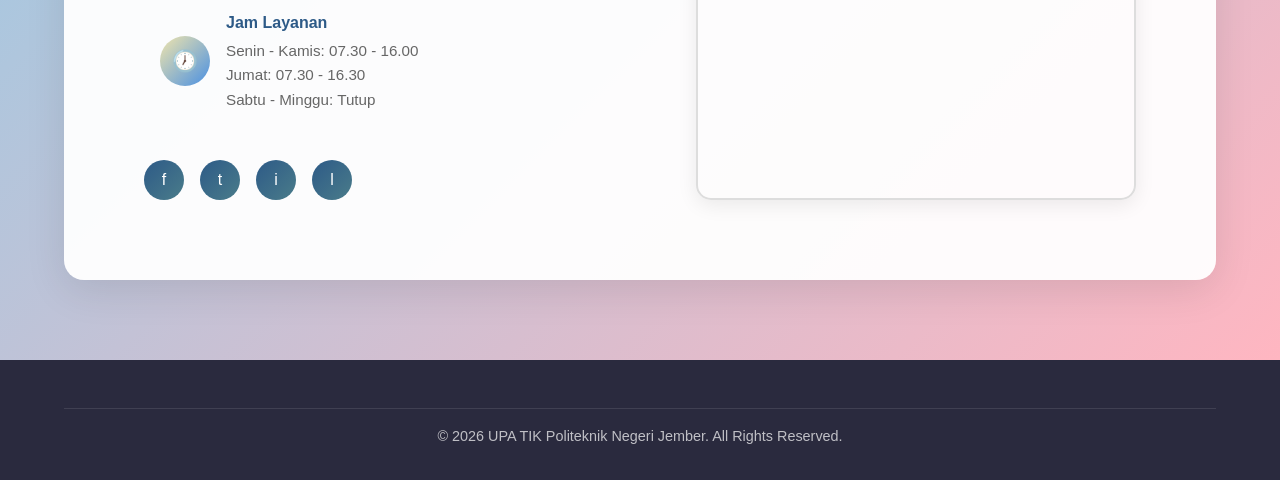
<file: index (1).html>
<!DOCTYPE html>
<html lang="en">

<head>
    <meta charset="UTF-8">
    <meta name="viewport" content="width=device-width, initial-scale=1.0">
    <title>Portal UPA TIK POLIJE</title>
    <link href="tooplate-inner-peace.css" rel="stylesheet">
    <!--

Tooplate 2143 Inner Peace

https://www.tooplate.com/view/2143-inner-peace

Free HTML CSS Template

-->
</head>

<body>
    <div class="geometric-bg"></div>

    <!-- Header -->
    <header>
        <nav>
            <a href="#hero" class="logo">
                <div class="logo-icon"><i class="fas fa-desktop"></i></div>
                <div class="logo-text">
                    <strong>UPA TIK</strong>
                    <span>Politeknik Negeri Jember</span>
                </div>
            </a>
            <div class="menu-toggle" onclick="toggleMenu()">
                <span></span>
                <span></span>
                <span></span>
            </div>
            <ul class="nav-links">
                <li><a href="#hero" class="nav-link active">Beranda</a></li>
                <li><a href="#about" class="nav-link">Layanan</a></li>
                <li><a href="#practices" class="nav-link">Laporan</a></li>
                <li><a href="#contact" class="nav-link">Kontak</a></li>
                <li><a href="login.html" class="nav-link">Login</a></li>
            </ul>
        </nav>
    </header>

    <!-- Hero Section with Enhanced Background -->
    <section id="hero">
        <!-- Network Background -->
        <div class="background-img">
            <img src="polije.jpg" alt="">
        </div>
        <div class="hero-content">
            <h1>Sistem<br>Layanan IT Kampus</h1>
            <p>Pusat bantuan teknologi informasi untuk civitas akademika Politeknik Negeri Jember. Kami siap membantu
                kelancaran digital Anda.</p>
            <a href="#about" class="cta-button">Mulai Kunjungan</a>
            <a href="login.html" class="cta-button-login">Login</a>
        </div>
    </section>

    <!-- About Section - Complete Redesign -->
    <section id="about">
        <h2 class="section-title">Layanan Kami</h2>
        <p class="section-subtitle">
            Layanan di UPA TIK Polije meliputi:
        </p>

        <!-- Floating Cards Design -->
        <div class="about-floating-cards">
            <div class="floating-card">
                <div class="card-icon">
                    <div class="icon-wrapper">🧠</div>
                </div>
                <h3>Pemasangan VPN</h3>
                <p>Akses jaringan internal kampus dari luar area Politeknik Negeri Jember.</p>
            </div>

            <div class="floating-card">
                <div class="card-icon">
                    <div class="icon-wrapper">⚡</div>
                </div>
                <h3>Keluhan</h3>
                <p>Layanan keluhan IT yang di alami warga Polije</p>
            </div>

            <div class="floating-card">
                <div class="card-icon">
                    <div class="icon-wrapper">🎯</div>
                </div>
                <h3>Maintenance</h3>
                <p>Maintenance server seluruh jurusan Politeknik Negeri Jember</p>
            </div>
        </div>

        <div class="hero-content-formkunjungan ">
            <a href="daftar.html" class="cta-button-formkunjungan">Form Kunjungan</a>
        </div>

        <!-- Stats Banner -->
        <div class="stats-banner">
            <div class="stat-block">
                <div class="stat-value">85%</div>
                <div class="stat-desc">Stress Reduction</div>
            </div>
            <div class="stat-block">
                <div class="stat-value">3X</div>
                <div class="stat-desc">Better Focus</div>
            </div>
            <div class="stat-block">
                <div class="stat-value">10K+</div>
                <div class="stat-desc">Happy Members</div>
            </div>
            <div class="stat-block">
                <div class="stat-value">4.9★</div>
                <div class="stat-desc">User Rating</div>
            </div>
        </div>

        <!-- Feature Showcase -->
        <div class="feature-showcase">
            <div class="showcase-content">
                <h3>Why Choose Inner Peace?</h3>
                <ul class="feature-list">
                    <li>
                        <span class="feature-check">✓</span>
                        <span>Science-backed techniques proven by neuroscience</span>
                    </li>
                    <li>
                        <span class="feature-check">✓</span>
                        <span>Personalized journey adapted to your needs</span>
                    </li>
                    <li>
                        <span class="feature-check">✓</span>
                        <span>Expert guidance from certified instructors</span>
                    </li>
                    <li>
                        <span class="feature-check">✓</span>
                        <span>Track your progress with real metrics</span>
                    </li>
                    <li>
                        <span class="feature-check">✓</span>
                        <span>Brought to you by Tooplate website</span>
                    </li>
                </ul>
            </div>
        </div>
    </section>

    <!-- Practices Section - Enhanced Timeline Design -->
    <section id="practices">
        <div class="practices-container">
            <h2 class="section-title">Mindfulness Practices</h2>
            <p class="section-subtitle">Master these core practices to build your mindfulness toolkit</p>

            <div class="practice-layout">
                <!-- Futuristic Left Timeline -->
                <div class="timeline-track">
                    <div class="timeline-progress"></div>
                    <div class="timeline-points">
                        <div class="timeline-point active">
                            <div class="futuristic-label">
                                <span class="label-text">Foundation</span>
                            </div>
                            <div class="timeline-indicator"></div>
                        </div>
                        <div class="timeline-point">
                            <div class="futuristic-label">
                                <span class="label-text">Breathing</span>
                            </div>
                            <div class="timeline-indicator"></div>
                        </div>
                        <div class="timeline-point">
                            <div class="futuristic-label">
                                <span class="label-text">Awareness</span>
                            </div>
                            <div class="timeline-indicator"></div>
                        </div>
                        <div class="timeline-point">
                            <div class="futuristic-label">
                                <span class="label-text">Integration</span>
                            </div>
                            <div class="timeline-indicator"></div>
                        </div>
                    </div>
                </div>

                <!-- Right Content Area -->
                <div class="practice-content-area">
                    <div class="practice-card-new">
                        <div class="practice-header">
                            <div class="practice-icon-new">🧘</div>
                            <div class="practice-info">
                                <h3>Foundation Meditation</h3>
                                <span class="practice-duration">10-20 minutes daily</span>
                            </div>
                        </div>
                        <p class="practice-description">
                            Begin your journey with guided meditation sessions designed specifically for beginners.
                            Learn the fundamental techniques of sitting meditation, including proper posture, attention
                            anchoring, and working with wandering thoughts. Our progressive approach ensures you build a
                            solid foundation without feeling overwhelmed.
                        </p>
                        <div class="practice-benefits">
                            <a href="#" class="benefit-tag">Stress Reduction</a>
                            <a href="#" class="benefit-tag">Mental Clarity</a>
                            <a href="#" class="benefit-tag">Emotional Balance</a>
                            <a href="#" class="benefit-tag">Better Sleep</a>
                        </div>
                    </div>

                    <div class="practice-card-new">
                        <div class="practice-header">
                            <div class="practice-icon-new">🌬️</div>
                            <div class="practice-info">
                                <h3>Conscious Breathing</h3>
                                <span class="practice-duration">5-10 minutes as needed</span>
                            </div>
                        </div>
                        <p class="practice-description">
                            Master the art of breath awareness with techniques that instantly calm your nervous system.
                            From box breathing to 4-7-8 patterns, discover how different breathing exercises can
                            energize, relax, or center you throughout your day. Perfect for managing anxiety and stress
                            in real-time.
                        </p>
                        <div class="practice-benefits">
                            <a href="#" class="benefit-tag">Instant Calm</a>
                            <a href="#" class="benefit-tag">Energy Boost</a>
                            <a href="#" class="benefit-tag">Focus Enhancement</a>
                            <a href="#" class="benefit-tag">Anxiety Relief</a>
                        </div>
                    </div>

                    <div class="practice-card-new">
                        <div class="practice-header">
                            <div class="practice-icon-new">📝</div>
                            <div class="practice-info">
                                <h3>Mindful Awareness</h3>
                                <span class="practice-duration">15 minutes daily</span>
                            </div>
                        </div>
                        <p class="practice-description">
                            Develop meta-awareness through journaling and body scan practices. Learn to observe your
                            thoughts, emotions, and physical sensations without judgment. This practice includes
                            gratitude exercises, emotional check-ins, and reflective writing to deepen
                            self-understanding.
                        </p>
                        <div class="practice-benefits">
                            <a href="#" class="benefit-tag">Self-Discovery</a>
                            <a href="#" class="benefit-tag">Emotional Intelligence</a>
                            <a href="#" class="benefit-tag">Pattern Recognition</a>
                            <a href="#" class="benefit-tag">Gratitude</a>
                        </div>
                    </div>

                    <div class="practice-card-new">
                        <div class="practice-header">
                            <div class="practice-icon-new">🚶</div>
                            <div class="practice-info">
                                <h3>Living Mindfully</h3>
                                <span class="practice-duration">Throughout the day</span>
                            </div>
                        </div>
                        <p class="practice-description">
                            Integrate mindfulness into every aspect of your daily life. From mindful eating to walking
                            meditation, learn how to transform routine activities into opportunities for presence.
                            Discover how to maintain awareness during work, conversations, and even challenging
                            situations.
                        </p>
                        <div class="practice-benefits">
                            <a href="#" class="benefit-tag">Present Living</a>
                            <a href="#" class="benefit-tag">Joy in Simple Things</a>
                            <a href="#" class="benefit-tag">Mindful Communication</a>
                            <a href="#" class="benefit-tag">Work-Life Balance</a>
                        </div>
                    </div>
                </div>
            </div>
        </div>
    </section>


    <!-- Contact Section - Two Columns -->
    <section id="contact">
        <div class="contact-container">
            <h2 class="section-title">Kontak Kami</h2>

            <div class="contact-wrapper">
                <div class="contact-info">
                    <h3>Hubungi Kami</h3>

                    <div class="info-item">
                        <div class="info-icon">📍</div>
                        <div class="info-text">
                            <h4>Alamat</h4>
                            <p>Jl. Mastrip, Krajan Timur, Sumbersari, Kec. Sumbersari, Kabupaten Jember, Jawa Timur
                            </p>
                        </div>
                    </div>

                    <div class="info-item">
                        <div class="info-icon">📧</div>
                        <div class="info-text">
                            <h4>Email</h4>
                            <p>upa-tik@polije.ac.id</p>
                        </div>
                    </div>

                    <div class="info-item">
                        <div class="info-icon">📞</div>
                        <div class="info-text">
                            <h4>Phone</h4>
                            <p>(0331) 333532</p>
                        </div>
                    </div>

                    <div class="info-item">
                        <div class="info-icon">🕖</div>
                        <div class="info-text">
                            <h4>Jam Layanan</h4>
                            <p>Senin - Kamis: 07.30 - 16.00</p>
                            <p>Jumat: 07.30 - 16.30</p>
                            <p>Sabtu - Minggu: Tutup</p>
                        </div>
                    </div>

                    <div class="social-links">
                        <a href="#" class="social-link">f</a>
                        <a href="#" class="social-link">t</a>
                        <a href="#" class="social-link">i</a>
                        <a href="#" class="social-link">l</a>
                    </div>
                </div>

                <div class="map-section">
                    <h3>Lokasi UPA TIK Politeknik Negeri Jember</h3>
                    <div class="map-container">
                        <iframe
                            src="https://www.google.com/maps/embed?pb=!1m18!1m12!1m3!1d3815.71952794116!2d113.7230733!3d-8.1599551!2m3!1f0!2f0!3f0!3m2!1i1024!2i768!4f13.1!3m3!1m2!1s0x2dd695b617d8f623%3A0xf6c4437632474338!2sPoliteknik%20Negeri%20Jember!5e1!3m2!1sid!2sid!4v1776530209374!5m2!1sid!2sid"
                            width="600" height="450" style="border:0;" allowfullscreen="" loading="lazy"
                            referrerpolicy="no-referrer-when-downgrade"></iframe>
                    </div>
                </div>
            </div>
        </div>
    </section>

    <!-- Footer -->
    <footer>
        <div class="footer-content">
            <div class="copyright">
                <p>&copy; 2026 UPA TIK Politeknik Negeri Jember. All Rights Reserved.</p>
            </div>
        </div>
    </footer>
    <script src="tooplate-inner-peace-scripts.js"></script>
</body>

</html>
</file>
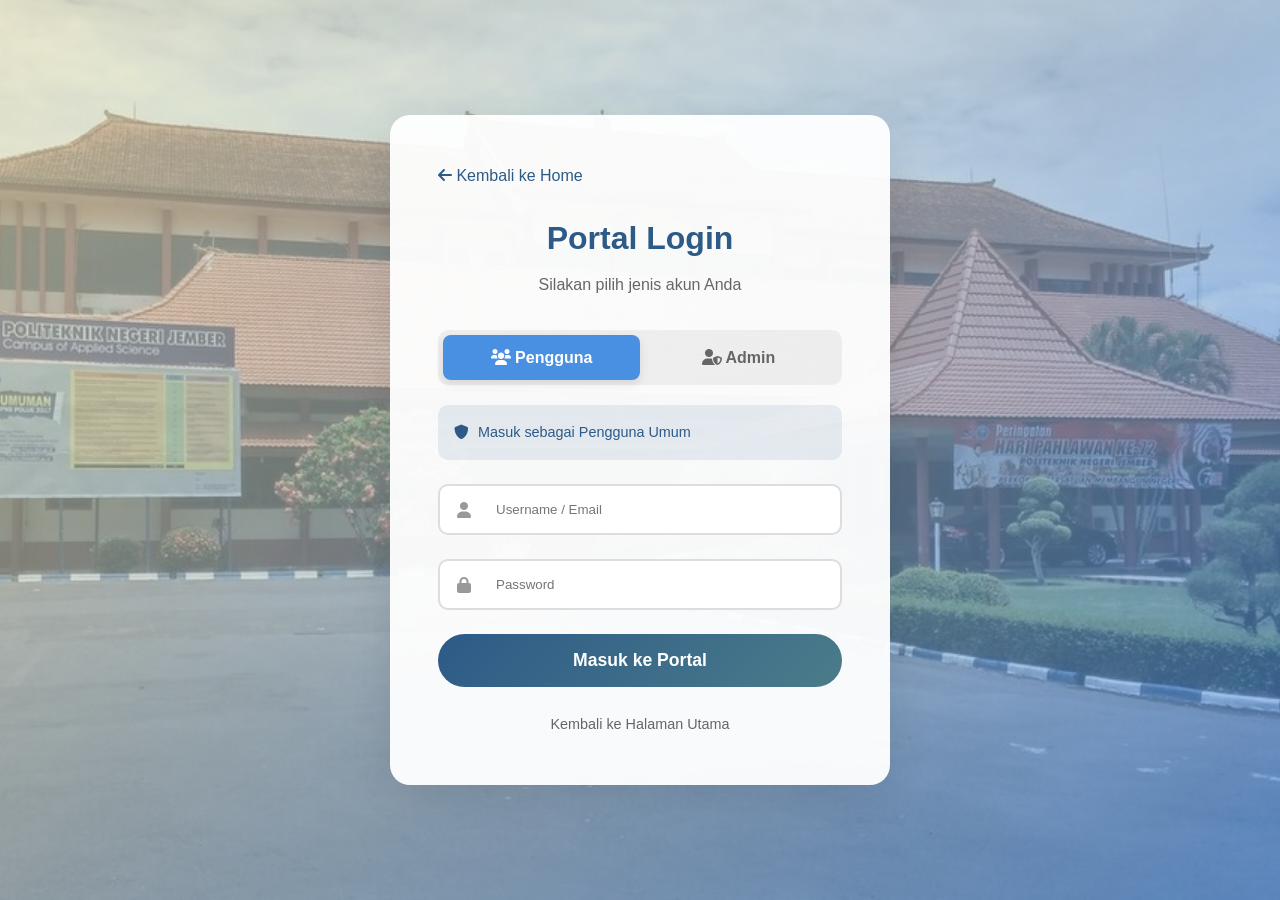
<file: login.html>
<!DOCTYPE html>
<html lang="id">

<head>
    <meta charset="UTF-8">
    <meta name="viewport" content="width=device-width, initial-scale=1.0">
    <title>Portal UPA TIK POLIJE - Login</title>
    <link href="tooplate-inner-peace.css" rel="stylesheet">
    <link rel="stylesheet" href="https://cdnjs.cloudflare.com/ajax/libs/font-awesome/6.0.0/css/all.min.css">
</head>

<body>

    <div class="login-page">
        <!-- Reusing background from the hero section -->
        <div class="background-img">
            <img src="polije.jpg" alt="">
        </div>

        <!-- Animated elements from the theme -->
        <div class="peace-bg">
            <div class="breathing-circle"></div>
            <div class="breathing-circle"></div>
            <div class="breathing-circle"></div>
            <div class="breathing-circle"></div>
        </div>

        <div class="login-card">
            <a href="index.html" class="back-link"><i class="fas fa-arrow-left"></i> Kembali ke Home</a>

            <div class="login-header">
                <h2>Portal Login</h2>
                <p>Silakan pilih jenis akun Anda</p>
            </div>

            <div class="role-selector">
                <input type="radio" id="role-user" name="user_type" value="user" checked>
                <label for="role-user"><i class="fas fa-users"></i> Pengguna</label>

                <input type="radio" id="role-admin" name="user_type" value="admin">
                <label for="role-admin"><i class="fas fa-user-shield"></i> Admin</label>
            </div>

            <div class="info-box">
                <i class="fas fa-shield-alt"></i>
                <span id="login-info-text">Masuk sebagai Pengguna Umum</span>
            </div>

            <form id="form-user" class="login-form form-group" action="user-index.php" method="POST">
                <div class="input-with-icon">
                    <i class="fas fa-user"></i>
                    <input type="text" placeholder="Username / Email" name="username" required>
                </div>
                <div class="input-with-icon">
                    <i class="fas fa-lock"></i>
                    <input type="password" placeholder="Password" name="password" required>
                </div>
                <button type="submit" class="submit-btn">Masuk ke Portal</button>
            </form>

            <form id="form-admin" class="login-form form-group" action="admin-dashboard.html" method="POST"
                style="display: none;">
                <div class="input-with-icon">
                    <i class="fas fa-user-shield"></i>
                    <input type="text" placeholder="Username Admin" name="username" required>
                </div>
                <div class="input-with-icon">
                    <i class="fas fa-lock"></i>
                    <input type="password" placeholder="Password Admin" name="password" required>
                </div>
                <button type="submit" class="submit-btn" style="background: #e74c3c;">Masuk ke Dashboard Admin</button>
            </form>

            <div class="login-footer" style="margin-top: 1.5rem; text-align: center;">
                <a href="index.html" style="font-size: 0.9rem; color: #666;">Kembali ke Halaman Utama</a>
            </div>
        </div>
    </div>

    <script src="tooplate-inner-peace-scripts.js"></script>
    <script src="script.js"></script>
</body>

</html>
</file>
<file: tooplate-inner-peace.css>
/*

Tooplate 2143 Inner Peace

https://www.tooplate.com/view/2143-inner-peace

Free HTML CSS Template

*/


@charset "utf-8";
/* CSS Document */

* {
	margin: 0;
	padding: 0;
	box-sizing: border-box;
}

:root {
	--primary: #2D5A87;
	--secondary: #4A7C8A;
	--accent: #6B9B7A;
	--light: #F7F7F7;
	--dark: #2A2A3E;
	--gradient-1: linear-gradient(135deg, #2D5A87 0%, #4A7C8A 100%);
	--gradient-2: linear-gradient(135deg, #F1E5AC 0%, #4a90e2 100%);
}

body {
	font-family: 'Segoe UI', Tahoma, Geneva, Verdana, sans-serif;
	line-height: 1.6;
	color: var(--dark);
	background: var(--light);
	overflow-x: hidden;
}

/* Geometric Background Pattern */
.geometric-bg {
	position: fixed;
	top: 0;
	left: 0;
	width: 100%;
	height: 100%;
	z-index: -1;
	opacity: 0.03;
	background-image:
		repeating-linear-gradient(45deg, transparent, transparent 35px, rgba(107, 91, 149, 0.1) 35px, rgba(107, 91, 149, 0.1) 70px),
		repeating-linear-gradient(-45deg, transparent, transparent 35px, rgba(136, 176, 211, 0.1) 35px, rgba(136, 176, 211, 0.1) 70px);
}

/* Header */
header {
	background: rgba(255, 255, 255, 0.95);
	backdrop-filter: blur(10px);
	box-shadow: 0 2px 20px rgba(0, 0, 0, 0.05);
	position: fixed;
	width: 100%;
	top: 0;
	z-index: 1000;
	transition: all 0.3s ease;
}

nav {
	display: flex;
	justify-content: space-between;
	align-items: center;
	padding: 0.8rem 5%;
	max-width: 1400px;
	margin: 0 auto;
	flex-wrap: wrap;
}

@media (max-width: 1000px) and (min-width: 769px) {
	nav {
		flex-direction: column;
		gap: 1rem;
		padding: 1rem 5%;
	}

	.nav-links {
		width: 100%;
		justify-content: center;
	}
}

/* Logo SVG */
.logo {
	display: flex;
	align-items: center;
	gap: 10px;
	text-decoration: none;
	transition: transform 0.3s ease;
}

.logo:hover {
	transform: scale(1.05);
}

.logo svg {
	width: 40px;
	height: 40px;
}

.logo-text {
	font-size: 1.8rem;
	font-weight: bold;
	background: var(--gradient-1);
	-webkit-background-clip: text;
	-webkit-text-fill-color: transparent;
	background-clip: text;
}

.nav-links {
	display: flex;
	list-style: none;
	gap: 2.5rem;
}

.nav-links a {
	text-decoration: none;
	color: var(--dark);
	font-weight: 500;
	font-size: 1rem;
	transition: all 0.3s ease;
	position: relative;
	padding: 0.6rem 1.2rem;
	border-radius: 6px;
	border: 1px solid transparent;
}

.nav-links a:hover {
	color: var(--primary);
	background: rgba(45, 90, 135, 0.05);
	border-color: rgba(45, 90, 135, 0.2);
}

.nav-links a.active {
	color: white;
	background: linear-gradient(135deg, #4a90e2 0%, #F1E5AC 100%);
	border-color: #4a90e2;
}

/* Mobile Menu Toggle */
.menu-toggle {
	display: none;
	flex-direction: column;
	cursor: pointer;
	gap: 4px;
}

.menu-toggle span {
	width: 25px;
	height: 3px;
	background: var(--dark);
	transition: all 0.3s ease;
	border-radius: 3px;
}

.menu-toggle.active span:nth-child(1) {
	transform: rotate(45deg) translate(5px, 5px);
}

.menu-toggle.active span:nth-child(2) {
	opacity: 0;
}

.menu-toggle.active span:nth-child(3) {
	transform: rotate(-45deg) translate(7px, -6px);
}

/* Hero Section with Enhanced Animated Background */
#hero {
	min-height: 95vh;
	display: flex;
	align-items: center;
	justify-content: center;
	background: var(--gradient-2);
	position: relative;
	margin-top: 60px;
	overflow: hidden;
}

/* Central Light Core */
#hero::before {
	content: '';
	position: absolute;
	top: 50%;
	left: 50%;
	width: 800px;
	height: 800px;
	background: radial-gradient(circle, rgba(255, 255, 255, 0.15) 0%, transparent 70%);
	transform: translate(-50%, -50%);
	z-index: 0;
}

/* Image Background */
.background-img {
	position: absolute;
	top: 0;
	left: 0;
	width: 100%;
	height: 100%;
	z-index: 0;
}

.background-img img {
	width: 100%;
	height: 100%;
	object-fit: cover;
	opacity: 0.4;
}

/* Connecting Lines and Dots Background */
.network-bg {
	position: absolute;
	width: 100%;
	height: 100%;
	top: 0;
	left: 0;
	opacity: 0.3;
}

.network-line {
	position: absolute;
	background: linear-gradient(90deg, transparent, rgba(255, 255, 255, 0.5), transparent);
	height: 1px;
	transform-origin: left center;
}

.network-line:nth-child(1) {
	width: 200px;
	top: 20%;
	left: 10%;
	transform: rotate(25deg);
	animation: pulseLine 4s ease-in-out infinite;
}

.network-line:nth-child(2) {
	width: 150px;
	top: 40%;
	right: 20%;
	transform: rotate(-45deg);
	animation: pulseLine 4s ease-in-out infinite 1s;
}

.network-line:nth-child(3) {
	width: 180px;
	bottom: 30%;
	left: 30%;
	transform: rotate(60deg);
	animation: pulseLine 4s ease-in-out infinite 2s;
}

.network-line:nth-child(4) {
	width: 220px;
	top: 60%;
	right: 15%;
	transform: rotate(-20deg);
	animation: pulseLine 4s ease-in-out infinite 3s;
}

.network-line:nth-child(5) {
	width: 160px;
	bottom: 20%;
	right: 35%;
	transform: rotate(40deg);
	animation: pulseLine 4s ease-in-out infinite 1.5s;
}

@keyframes pulseLine {

	0%,
	100% {
		opacity: 0.1;
		transform: scaleX(0.8) rotate(var(--rotation));
	}

	50% {
		opacity: 0.5;
		transform: scaleX(1) rotate(var(--rotation));
	}
}

.network-dot {
	position: absolute;
	width: 6px;
	height: 6px;
	background: white;
	border-radius: 50%;
	box-shadow: 0 0 10px rgba(255, 255, 255, 0.5);
}

.network-dot:nth-child(6) {
	top: 20%;
	left: 10%;
	animation: dotPulse 3s ease-in-out infinite;
}

.network-dot:nth-child(7) {
	top: 40%;
	right: 20%;
	animation: dotPulse 3s ease-in-out infinite 0.5s;
}

.network-dot:nth-child(8) {
	bottom: 30%;
	left: 30%;
	animation: dotPulse 3s ease-in-out infinite 1s;
}

.network-dot:nth-child(9) {
	top: 60%;
	right: 15%;
	animation: dotPulse 3s ease-in-out infinite 1.5s;
}

.network-dot:nth-child(10) {
	bottom: 20%;
	right: 35%;
	animation: dotPulse 3s ease-in-out infinite 2s;
}

.network-dot:nth-child(11) {
	top: 35%;
	left: 25%;
	animation: dotPulse 3s ease-in-out infinite 2.5s;
}

.network-dot:nth-child(12) {
	bottom: 40%;
	right: 25%;
	animation: dotPulse 3s ease-in-out infinite 0.8s;
}

.network-dot:nth-child(13) {
	top: 15%;
	left: 60%;
	animation: dotPulse 3s ease-in-out infinite 1.2s;
}

.network-dot:nth-child(14) {
	bottom: 50%;
	left: 15%;
	animation: dotPulse 3s ease-in-out infinite 2.8s;
}

.network-dot:nth-child(15) {
	top: 70%;
	left: 45%;
	animation: dotPulse 3s ease-in-out infinite 0.3s;
}

.network-dot:nth-child(16) {
	top: 25%;
	right: 40%;
	animation: dotPulse 3s ease-in-out infinite 1.8s;
}

.network-dot:nth-child(17) {
	bottom: 15%;
	left: 55%;
	animation: dotPulse 3s ease-in-out infinite 2.3s;
}

@keyframes dotPulse {

	0%,
	100% {
		transform: scale(1);
		opacity: 0.4;
	}

	50% {
		transform: scale(1.5);
		opacity: 1;
	}
}

.hero-content {
	text-align: center;
	z-index: 1;
	padding: 2rem;
	max-width: 800px;
	position: relative;
}

.hero-content h1 {
	font-size: 3.5rem;
	color: white;
	margin-bottom: 1rem;
	animation: fadeInUp 1s ease;
	text-align: center;
}

.hero-content p {
	font-size: 1.3rem;
	color: rgba(255, 255, 255, 0.9);
	margin-bottom: 2rem;
	animation: fadeInUp 1s ease 0.2s;
	animation-fill-mode: both;
}

.hero-content p {
	font-size: 1.3rem;
	color: rgba(255, 255, 255, 0.9);
	margin-bottom: 2rem;
	animation: fadeInUp 1s ease 0.2s;
	animation-fill-mode: both;
}

.hero-content-formkunjungan {
	display: flex;
	justify-content: center;
	align-items: center;
	margin-bottom: 3rem;
}

.cta-button {
	display: inline-block;
	padding: 1rem 2.5rem;
	background: white;
	color: var(--primary);
	text-decoration: none;
	border-radius: 50px;
	font-weight: 600;
	transition: all 0.3s ease;
	animation: fadeInUp 1s ease 0.4s;
	animation-fill-mode: both;
	box-shadow: 0 10px 30px rgba(0, 0, 0, 0.1);
}

.cta-button-login {
	display: inline-block;
	padding: 1rem 2.5rem;
	background: rgba(20, 41, 162, 0.577);
	color: var(--light);
	text-decoration: none;
	border-radius: 50px;
	font-weight: 600;
	transition: all 0.3s ease;
	animation: fadeInUp 1s ease 0.4s;
	animation-fill-mode: both;
	box-shadow: 0 10px 30px rgba(0, 0, 0, 0.1);
}

.cta-button-formkunjungan {
	display: inline-block;
	justify-content: center;
	align-items: center;
	padding: 1rem 2.5rem;
	background: rgba(20, 41, 162, 0.577);
	color: var(--light);
	text-decoration: none;
	border-radius: 50px;
	font-weight: 600;
	transition: all 0.3s ease;
	animation: fadeInUp 1s ease 0.4s;
	animation-fill-mode: both;
	box-shadow: 0 10px 30px rgba(0, 0, 0, 0.1);
}

.cta-button:hover {
	transform: translateY(-3px);
	box-shadow: 0 15px 40px rgba(0, 0, 0, 0.15);
}

@keyframes fadeInUp {
	from {
		opacity: 0;
		transform: translateY(30px);
	}

	to {
		opacity: 1;
		transform: translateY(0);
	}
}

.role-selector {
	display: flex;
	justify-content: space-between;
	background: rgba(0, 0, 0, 0.05);
	border-radius: 10px;
	padding: 5px;
	margin-bottom: 20px;
}

.role-selector input[type="radio"] {
	display: none;
	/* Sembunyikan radio button asli */
}

.role-selector label {
	flex: 1;
	text-align: center;
	padding: 10px;
	cursor: pointer;
	border-radius: 8px;
	transition: 0.3s;
	font-weight: 600;
	color: #666;
}

/* Style saat dipilih */
.role-selector input[type="radio"]:checked+label {
	background: #4A90E2;
	/* Warna primer */
	color: white;
	box-shadow: 0 4px 10px rgba(0, 0, 0, 0.1);
}

/* About Section - Complete Redesign */
#about {
	padding: 5rem 5%;
	max-width: 1200px;
	margin: 0 auto;
}

.section-title {
	text-align: center;
	font-size: 2.5rem;
	margin-bottom: 1rem;
	position: relative;
	color: var(--dark);
}

.section-subtitle {
	text-align: center;
	max-width: 800px;
	margin: 0 auto 3rem;
	color: #666;
	font-size: 1.1rem;
}

/* Floating Cards Design */
.about-floating-cards {
	display: grid;
	grid-template-columns: repeat(auto-fit, minmax(280px, 1fr));
	gap: 2rem;
	margin-bottom: 4rem;
}

.floating-card {
	background: white;
	border-radius: 25px;
	padding: 2.5rem;
	position: relative;
	overflow: hidden;
	box-shadow: 0 10px 30px rgba(0, 0, 0, 0.08);
	transition: all 0.4s cubic-bezier(0.175, 0.885, 0.32, 1.275);
}

.floating-card::before {
	content: '';
	position: absolute;
	top: -50%;
	right: -50%;
	width: 200%;
	height: 200%;
	background: radial-gradient(circle, var(--accent) 0%, transparent 70%);
	opacity: 0;
	transition: opacity 0.4s ease;
}

.floating-card:hover {
	transform: translateY(-10px) rotate(1deg);
	box-shadow: 0 20px 40px rgba(0, 0, 0, 0.12);
}

.floating-card:hover::before {
	opacity: 0.05;
}

.card-icon {
	width: 80px;
	height: 80px;
	margin-bottom: 1.5rem;
	position: relative;
}

.icon-wrapper {
	width: 100%;
	height: 100%;
	background: var(--gradient-2);
	border-radius: 30% 70% 70% 30% / 30% 30% 70% 70%;
	display: flex;
	align-items: center;
	justify-content: center;
	font-size: 2.5rem;
	animation: morphShape 8s ease-in-out infinite;
	box-shadow: 0 10px 25px rgba(136, 176, 211, 0.3);
}

@keyframes morphShape {

	0%,
	100% {
		border-radius: 30% 70% 70% 30% / 30% 30% 70% 70%;
		transform: rotate(0deg);
	}

	25% {
		border-radius: 70% 30% 30% 70% / 70% 70% 30% 30%;
		transform: rotate(90deg);
	}

	50% {
		border-radius: 30% 70% 70% 30% / 70% 30% 30% 70%;
		transform: rotate(180deg);
	}

	75% {
		border-radius: 70% 30% 30% 70% / 30% 70% 70% 30%;
		transform: rotate(270deg);
	}
}

.floating-card h3 {
	font-size: 1.4rem;
	margin-bottom: 1rem;
	color: var(--dark);
}

.floating-card p {
	color: #666;
	line-height: 1.6;
}

/* Stats Banner */
.stats-banner {
	background: linear-gradient(135deg, #F1E5AC 0%, #4a90e2 100%);
	border-radius: 30px;
	padding: 3rem;
	display: flex;
	justify-content: space-around;
	align-items: center;
	flex-wrap: wrap;
	gap: 2rem;
	margin-bottom: 4rem;
	position: relative;
	overflow: hidden;
}

.stat-block {
	text-align: center;
	position: relative;
	z-index: 1;
}

.stat-value {
	font-size: 3rem;
	font-weight: bold;
	color: white;
	text-shadow: 0 4px 15px rgba(0, 0, 0, 0.1);
}

.stat-desc {
	color: rgba(255, 255, 255, 0.9);
	font-size: 1rem;
	margin-top: 0.5rem;
}

/* Feature Showcase */
.feature-showcase {
	display: grid;
	grid-template-columns: 1fr;
	gap: 2rem;
	padding: 3rem;
	background: linear-gradient(135deg, rgba(45, 90, 135, 0.03) 0%, rgba(74, 124, 138, 0.03) 100%);
	border-radius: 30px;
	position: relative;
	overflow: hidden;
}

.showcase-content h3 {
	font-size: 2.2rem;
	margin-bottom: 2rem;
	background: linear-gradient(135deg, #F1E5AC 0%, #4a90e2 100%);
	-webkit-background-clip: text;
	-webkit-text-fill-color: transparent;
	background-clip: text;
	text-align: center;
	position: relative;
	z-index: 1;
}

.feature-list {
	list-style: none;
	display: grid;
	grid-template-columns: repeat(auto-fit, minmax(280px, 1fr));
	gap: 1.5rem;
	position: relative;
	z-index: 1;
}

.feature-list li {
	display: flex;
	align-items: center;
	gap: 1.5rem;
	padding: 1.5rem;
	background: white;
	border-radius: 20px;
	transition: all 0.4s ease;
	box-shadow: 0 5px 15px rgba(0, 0, 0, 0.05);
	position: relative;
	overflow: hidden;
}

.feature-check {
	width: 35px;
	height: 35px;
	background: linear-gradient(135deg, #F1E5AC 0%, #4a90e2 100%);
	border-radius: 50%;
	display: flex;
	align-items: center;
	justify-content: center;
	color: white;
	font-weight: bold;
	flex-shrink: 0;
	font-size: 1.1rem;
	transition: all 0.3s ease;
}

.feature-list li:hover .feature-check {
	transform: scale(1.1) rotate(360deg);
	box-shadow: 0 5px 15px rgba(241, 229, 172, 0.4);
}

/* Practices Section - Futuristic Timeline Design */
#practices {
	background: linear-gradient(135deg, rgba(136, 176, 211, 0.05) 0%, rgba(152, 216, 200, 0.05) 100%);
	padding: 5rem 5%;
}

.practices-container {
	max-width: 1200px;
	margin: 0 auto;
}

.practice-layout {
	display: grid;
	grid-template-columns: 280px 1fr;
	gap: 3rem;
	margin-top: 3rem;
}

/* Futuristic Left Timeline */
.timeline-track {
	position: relative;
	padding: 2rem 0;
}

.timeline-progress {
	position: absolute;
	left: 50%;
	top: 2rem;
	bottom: 2rem;
	width: 2px;
	background: rgba(107, 91, 149, 0.1);
	transform: translateX(-50%);
}

.timeline-points {
	position: relative;
	height: 100%;
	display: flex;
	flex-direction: column;
	justify-content: space-between;
}

.timeline-point {
	display: flex;
	align-items: center;
	justify-content: center;
	cursor: pointer;
	transition: all 0.3s ease;
	position: relative;
}

.futuristic-label {
	position: relative;
	padding: 1rem 2rem;
	background: white;
	border-radius: 50px;
	font-weight: 600;
	color: var(--dark);
	transition: all 0.3s ease;
	box-shadow: 0 5px 20px rgba(0, 0, 0, 0.08);
	z-index: 5;
	min-width: 200px;
	text-align: center;
}

.timeline-point:hover .futuristic-label,
.timeline-point.active .futuristic-label {
	animation: zoomPulse 0.6s ease-in-out;
}

@keyframes zoomPulse {
	0% {
		transform: scale(1);
	}

	50% {
		transform: scale(1.05);
	}

	100% {
		transform: scale(1);
	}
}


.timeline-point:hover .timeline-indicator,
.timeline-point.active .timeline-indicator {
	transform: translateX(-50%) scale(1.3);
	background: var(--primary);
	box-shadow: 0 0 15px rgba(45, 90, 135, 0.6);
}

.label-text {
	position: relative;
	z-index: 2;
	font-size: 1.1rem;
	letter-spacing: 0.5px;
}

/* Glowing dot indicator */
.timeline-indicator {
	position: absolute;
	left: 50%;
	transform: translateX(-50%);
	width: 12px;
	height: 12px;
	background: white;
	border: 2px solid var(--primary);
	border-radius: 50%;
	z-index: 2;
}

.timeline-point.active .timeline-indicator {
	background: var(--primary);
	box-shadow: 0 0 20px rgba(107, 91, 149, 0.5);
}

/* Right Content Area */
.practice-content-area {
	display: grid;
	gap: 2rem;
}

.practice-card-new {
	background: white;
	padding: 2.5rem;
	border-radius: 20px;
	box-shadow: 0 5px 20px rgba(0, 0, 0, 0.08);
	transition: all 0.3s ease;
	position: relative;
	overflow: hidden;
}

.practice-card-new::before {
	content: '';
	position: absolute;
	top: 0;
	left: 0;
	width: 5px;
	height: 100%;
	background: var(--gradient-1);
}

.practice-card-new:hover {
	transform: translateX(10px);
	box-shadow: 0 10px 30px rgba(0, 0, 0, 0.12);
}

.practice-header {
	display: flex;
	align-items: center;
	gap: 1.5rem;
	margin-bottom: 1.5rem;
}

.practice-icon-new {
	width: 60px;
	height: 60px;
	background: var(--gradient-2);
	border-radius: 15px;
	display: flex;
	align-items: center;
	justify-content: center;
	font-size: 2rem;
}

.practice-info h3 {
	font-size: 1.5rem;
	color: var(--dark);
	margin-bottom: 0.3rem;
}

.practice-duration {
	font-size: 0.9rem;
	color: var(--primary);
	font-weight: 500;
}

.practice-description {
	color: #666;
	line-height: 1.8;
	margin-bottom: 1.5rem;
}

.practice-benefits {
	display: flex;
	gap: 1rem;
	flex-wrap: wrap;
}

.benefit-tag {
	padding: 0.5rem 1rem;
	background: linear-gradient(135deg, rgba(45, 90, 135, 0.1) 0%, rgba(74, 124, 138, 0.1) 100%);
	border-radius: 20px;
	font-size: 0.85rem;
	color: var(--primary);
	font-weight: 500;
	cursor: pointer;
	transition: all 0.3s ease;
	text-decoration: none;
	display: inline-block;
}

.benefit-tag:hover {
	background: linear-gradient(135deg, #F1E5AC 0%, #4a90e2 100%);
	color: white;
	transform: translateY(-2px);
	box-shadow: 0 5px 15px rgba(74, 144, 226, 0.3);
}



/* Resources Section - New Structure */
#resources {
	padding: 5rem 5%;
	max-width: 1200px;
	margin: 0 auto;
}

.resource-tabs {
	display: flex;
	justify-content: center;
	gap: 1rem;
	margin-bottom: 3rem;
}

.tab-btn {
	padding: 0.8rem 2rem;
	background: white;
	border: 2px solid var(--primary);
	border-radius: 25px;
	color: var(--primary);
	font-weight: 600;
	cursor: pointer;
	transition: all 0.3s ease;
}

.tab-btn.active,
.tab-btn:hover {
	background: var(--gradient-1);
	color: white;
	border-color: transparent;
}

.tab-content {
	display: none;
}

.tab-content.active {
	display: block;
	animation: fadeIn 0.5s ease;
}

@keyframes fadeIn {
	from {
		opacity: 0;
	}

	to {
		opacity: 1;
	}
}

.resource-list {
	display: grid;
	grid-template-columns: repeat(auto-fit, minmax(300px, 1fr));
	gap: 2rem;
}

.resource-card {
	background: white;
	border-radius: 15px;
	overflow: hidden;
	box-shadow: 0 5px 20px rgba(0, 0, 0, 0.08);
	transition: all 0.3s ease;
}

.resource-card:hover {
	transform: translateY(-5px);
	box-shadow: 0 10px 30px rgba(0, 0, 0, 0.12);
}

.resource-image {
	height: 200px;
	background: var(--gradient-2);
	position: relative;
	overflow: hidden;
	display: flex;
	align-items: center;
	justify-content: center;
}

.resource-thumbnail {
	width: 100%;
	height: 100%;
	background-size: cover;
	background-position: center;
	background-repeat: no-repeat;
	display: flex;
	align-items: center;
	justify-content: center;
	font-size: 0;
	color: transparent;
	position: relative;
	z-index: 1;
}

/* Real thumbnail images */
.morning-meditation {
	background-image: url('images/unsplash-mountain-cloud.avif');
}

.stress-relief {
	background-image: url('images/unsplash-blue-lakeside.avif');
}

.sleep-meditation {
	background-image: url('images/unsplash-mountain-top.avif');
}

.mbsr-course {
	background-image: url('images/unsplash-library-bookshelf.avif');
}

.leadership-course {
	background-image: url('images/unsplash-people-meeting-room.avif');
}

.beginner-course {
	background-image: url('images/unsplash-yoga-session.avif');
}

.timer-tool {
	background-image: url('images/unsplash-meditation-timer.avif');
}

.mood-tracker {
	background-image: url('images/unsplash-mood-tracker.avif');
}

.breathing-tool {
	background-image: url('images/unsplash-breathing-exercise.avif');
}

.resource-image::before {
	content: '';
	position: absolute;
	width: 200%;
	height: 200%;
	background: repeating-linear-gradient(45deg,
			transparent,
			transparent 10px,
			rgba(255, 255, 255, 0.1) 10px,
			rgba(255, 255, 255, 0.1) 20px);
	animation: slide 20s linear infinite;
}

@keyframes slide {
	0% {
		transform: translate(-50%, -50%);
	}

	100% {
		transform: translate(0, 0);
	}
}

.resource-body {
	padding: 1.5rem;
}

/* Contact Section - Two Columns */
#contact {
	background: linear-gradient(135deg, #87ceeb 0%, #ffb6c1 100%);
	padding: 5rem 5%;
	color: white;
}

.contact-container {
	max-width: 1200px;
	margin: 0 auto;
}

.contact-container h2 {
	color: white;
	margin-bottom: 3rem;
}

.contact-wrapper {
	display: grid;
	grid-template-columns: 1fr 1fr;
	gap: 3rem;
	background: rgba(255, 255, 255, 0.95);
	padding: 3rem;
	border-radius: 20px;
	box-shadow: 0 10px 40px rgba(0, 0, 0, 0.1);
}

.contact-info {
	padding: 2rem;
}

.contact-info h3 {
	color: var(--primary);
	margin-bottom: 2rem;
	font-size: 1.8rem;
}

.info-item {
	display: flex;
	align-items: center;
	gap: 1rem;
	margin-bottom: 1.5rem;
	color: var(--dark);
	padding: 1rem;
	border-radius: 15px;
	transition: all 0.3s ease;
	cursor: pointer;
	position: relative;
	overflow: hidden;
}

.info-item::before {
	content: '';
	position: absolute;
	top: 0;
	left: -100%;
	width: 100%;
	height: 100%;
	background: linear-gradient(90deg, transparent, rgba(45, 90, 135, 0.1), transparent);
	transition: left 0.5s ease;
}

.info-item:hover {
	background: linear-gradient(135deg, rgba(45, 90, 135, 0.05) 0%, rgba(74, 124, 138, 0.05) 100%);
	transform: translateX(5px);
	box-shadow: 0 5px 20px rgba(45, 90, 135, 0.1);
}

.info-item:hover::before {
	left: 100%;
}

.info-item:hover .info-icon {
	transform: scale(1.1) rotate(5deg);
	box-shadow: 0 8px 25px rgba(45, 90, 135, 0.3);
}

.info-icon {
	width: 50px;
	height: 50px;
	background: var(--gradient-2);
	border-radius: 50%;
	display: flex;
	align-items: center;
	justify-content: center;
	font-size: 1.3rem;
	transition: all 0.3s ease;
	flex-shrink: 0;
}

.info-text h4 {
	margin-bottom: 0.25rem;
	color: var(--primary);
}

.info-text p {
	color: #666;
	font-size: 0.95rem;
}

.social-links {
	display: flex;
	gap: 1rem;
	margin-top: 2rem;
}

.social-link {
	width: 40px;
	height: 40px;
	background: var(--gradient-1);
	border-radius: 50%;
	display: flex;
	align-items: center;
	justify-content: center;
	color: white;
	text-decoration: none;
	transition: transform 0.3s ease;
}

.social-link:hover {
	transform: translateY(-3px);
}

.map-section {
	padding: 2rem;
	display: flex;
	flex-direction: column;
}

.map-section h3 {
	color: var(--primary);
	margin-bottom: 2rem;
	font-size: 1.8rem;
}

.map-container {
	flex: 1;
	width: 100%;
	min-height: 300px;
	border-radius: 15px;
	overflow: hidden;
	box-shadow: 0 5px 20px rgba(0, 0, 0, 0.08);
	border: 2px solid #ddd;
}

.map-container iframe {
	width: 100%;
	height: 100%;
	border: none;
	display: block;
}

.contact-form {
	padding: 2rem;
}

.form-group {
	margin-bottom: 1.5rem;
}

.form-group label {
	display: block;
	margin-bottom: 0.5rem;
	color: var(--dark);
	font-weight: 500;
}

.form-group input,
.form-group textarea {
	width: 100%;
	padding: 1rem;
	border: 2px solid #ddd;
	border-radius: 10px;
	background: white;
	transition: all 0.3s ease;
	font-family: inherit;
	color: var(--dark);
}

.form-group input:focus,
.form-group textarea:focus {
	outline: none;
	border-color: var(--primary);
	background: white;
}

.submit-btn {
	background: var(--gradient-1);
	color: white;
	padding: 1rem 3rem;
	border: none;
	border-radius: 50px;
	font-size: 1.1rem;
	font-weight: 600;
	cursor: pointer;
	transition: all 0.3s ease;
	width: 100%;
}

.submit-btn:hover {
	transform: translateY(-2px);
	box-shadow: 0 10px 20px rgba(0, 0, 0, 0.2);
}

/* Footer */
footer {
	background: var(--dark);
	color: white;
	padding: 2rem 5%;
	text-align: center;
}

.footer-content {
	max-width: 1200px;
	margin: 0 auto;
}

.copyright {
	margin-top: 1rem;
	padding-top: 1rem;
	border-top: 1px solid rgba(255, 255, 255, 0.1);
	font-size: 0.9rem;
	color: rgba(255, 255, 255, 0.7);
}

/* Mobile Responsive */
@media (max-width: 768px) {
	.menu-toggle {
		display: flex;
	}

	.nav-links {
		position: fixed;
		top: 80px;
		right: -100%;
		width: 100%;
		height: calc(100vh - 80px);
		background: rgba(255, 255, 255, 0.98);
		flex-direction: column;
		align-items: center;
		justify-content: start;
		padding-top: 3rem;
		transition: right 0.3s ease;
		gap: 1rem;
		z-index: 999;
	}

	.nav-links.active {
		right: 0;
	}

	.nav-links li {
		width: 80%;
	}

	.nav-links a {
		width: 100%;
		text-align: center;
		padding: 1rem;
		margin: 0;
		display: block;
		box-sizing: border-box;
	}

	.hero-content h1 {
		font-size: 2.5rem;
	}

	.hero-content p {
		font-size: 1.1rem;
	}

	.mandala-bg {
		width: 300px;
		height: 300px;
	}

	.about-content,
	.contact-wrapper {
		grid-template-columns: 1fr;
	}

	.practice-layout {
		grid-template-columns: 1fr;
	}

	.timeline-track {
		display: none;
	}

	.practice-content-area {
		gap: 1.5rem;
	}

	.section-title {
		font-size: 2rem;
	}
}

/* ===========================================
   ADMIN PANEL STYLES
   =========================================== */

/* Admin Header */
.admin-header {
	background: rgba(255, 255, 255, 0.95);
	backdrop-filter: blur(10px);
	box-shadow: 0 2px 20px rgba(0, 0, 0, 0.05);
	position: fixed;
	width: 100%;
	top: 0;
	z-index: 1000;
}

.admin-nav {
	display: flex;
	justify-content: space-between;
	align-items: center;
	padding: 0.8rem 5%;
	max-width: 1400px;
	margin: 0 auto;
}

.admin-logo {
	display: flex;
	align-items: center;
	gap: 10px;
	text-decoration: none;
	transition: transform 0.3s ease;
}

.admin-logo:hover {
	transform: scale(1.05);
}

.admin-logo-text {
	font-size: 1.4rem;
	font-weight: bold;
	background: var(--gradient-1);
	-webkit-background-clip: text;
	-webkit-text-fill-color: transparent;
	background-clip: text;
}

.admin-user-section {
	display: flex;
	align-items: center;
	gap: 1rem;
}

.admin-user {
	text-align: right;
}

.admin-user-name {
	font-weight: 600;
	color: var(--dark);
	font-size: 0.95rem;
}

.admin-user-role {
	font-size: 0.8rem;
	color: #999;
}

.admin-avatar {
	width: 40px;
	height: 40px;
	border-radius: 50%;
	background: var(--gradient-2);
	display: flex;
	align-items: center;
	justify-content: center;
	color: white;
	font-weight: bold;
}

/* Admin Sidebar */
.admin-sidebar {
	width: 280px;
	background: var(--gradient-1);
	position: fixed;
	left: 0;
	top: 60px;
	height: calc(100vh - 60px);
	overflow-y: auto;
	padding: 2rem 1.5rem;
	box-shadow: 2px 0 20px rgba(0, 0, 0, 0.1);
	z-index: 900;
}

.admin-sidebar h3 {
	color: white;
	font-size: 0.9rem;
	margin-top: 2rem;
	margin-bottom: 1rem;
	text-transform: uppercase;
	opacity: 0.7;
	letter-spacing: 1px;
}

.admin-sidebar h3:first-of-type {
	margin-top: 0;
}

.admin-menu {
	list-style: none;
	margin-bottom: 2rem;
}

.admin-menu li {
	margin-bottom: 0.5rem;
}

.admin-menu a {
	display: flex;
	align-items: center;
	gap: 1rem;
	color: rgba(255, 255, 255, 0.8);
	text-decoration: none;
	padding: 0.8rem 1.2rem;
	border-radius: 10px;
	transition: all 0.3s ease;
}

.admin-menu a:hover,
.admin-menu a.active {
	background: rgba(255, 255, 255, 0.2);
	color: white;
	padding-left: 1.5rem;
}

.admin-menu a i {
	width: 20px;
	text-align: center;
}

/* Admin Main Content */
.admin-main {
	margin-left: 280px;
	margin-top: 60px;
	padding: 2rem;
	min-height: calc(100vh - 60px);
}

.admin-container {
	max-width: 1200px;
	margin: 0 auto;
}

/* Dashboard Cards */
.dashboard-cards {
	display: grid;
	grid-template-columns: repeat(auto-fit, minmax(280px, 1fr));
	gap: 2rem;
	margin-bottom: 3rem;
}

.card {
	background: white;
	border-radius: 20px;
	padding: 2rem;
	box-shadow: 0 5px 20px rgba(0, 0, 0, 0.08);
	transition: all 0.3s ease;
	position: relative;
}

.card:hover {
	transform: translateY(-5px);
	box-shadow: 0 15px 40px rgba(0, 0, 0, 0.12);
}

.card-header {
	font-size: 0.9rem;
	color: #999;
	font-weight: 600;
	text-transform: uppercase;
	letter-spacing: 0.5px;
	margin-bottom: 1rem;
}

.card-value {
	font-size: 2.5rem;
	font-weight: bold;
	color: var(--primary);
	margin-bottom: 0.5rem;
}

.card-desc {
	font-size: 0.95rem;
	color: #666;
}

.card-footer {
	margin-top: 1.5rem;
	padding-top: 1.5rem;
	border-top: 1px solid #f0f0f0;
}

.card-link {
	color: var(--primary);
	text-decoration: none;
	font-weight: 600;
	display: inline-flex;
	align-items: center;
	gap: 0.5rem;
	transition: all 0.3s ease;
}

.card-link:hover {
	gap: 1rem;
	color: var(--secondary);
}

/* Table Styles */
.table-card {
	background: white;
	border-radius: 20px;
	padding: 2rem;
	box-shadow: 0 5px 20px rgba(0, 0, 0, 0.08);
}

.table-header {
	display: flex;
	justify-content: space-between;
	align-items: center;
	margin-bottom: 2rem;
	padding-bottom: 1.5rem;
	border-bottom: 1px solid #f0f0f0;
}

.table-header h2 {
	font-size: 1.5rem;
	color: var(--dark);
}

.search-box {
	display: flex;
	align-items: center;
	gap: 0.5rem;
	background: #f5f5f5;
	border-radius: 10px;
	padding: 0.8rem 1.2rem;
}

.search-box i {
	color: #999;
}

.search-box input {
	border: none;
	background: transparent;
	outline: none;
	font-size: 0.95rem;
	color: var(--dark);
	min-width: 250px;
}

.search-box input::placeholder {
	color: #999;
}

/* User List */
.user-list {
	display: flex;
	flex-direction: column;
	gap: 1rem;
}

.user-item {
	display: flex;
	align-items: center;
	gap: 1.5rem;
	padding: 1.5rem;
	border-radius: 15px;
	transition: all 0.3s ease;
}

.user-item:hover {
	background: #f9f9f9;
}

.user-avatar {
	width: 50px;
	height: 50px;
	border-radius: 50%;
	background: var(--gradient-2);
	display: flex;
	align-items: center;
	justify-content: center;
	color: white;
	font-weight: bold;
	flex-shrink: 0;
}

.user-info {
	flex-grow: 1;
}

.user-name {
	font-weight: 600;
	color: var(--dark);
	margin-bottom: 0.3rem;
}

.user-role {
	font-size: 0.85rem;
	color: #999;
}

.user-status {
	padding: 0.4rem 0.8rem;
	border-radius: 20px;
	font-size: 0.8rem;
	font-weight: 600;
}

.status-active {
	background: #d4edda;
	color: #155724;
}

.status-inactive {
	background: #f8d7da;
	color: #721c24;
}

.user-actions {
	display: flex;
	gap: 1rem;
}

.btn-action {
	padding: 0.6rem 1.2rem;
	border: none;
	border-radius: 8px;
	background: #f0f0f0;
	color: var(--dark);
	cursor: pointer;
	font-weight: 500;
	transition: all 0.3s ease;
	text-decoration: none;
	font-size: 0.9rem;
}

.btn-action:hover {
	background: var(--primary);
	color: white;
}

.btn-primary {
	background: var(--gradient-1);
	color: white;
}

.btn-primary:hover {
	box-shadow: 0 5px 15px rgba(45, 90, 135, 0.3);
}

/* Page Title */
.page-title {
	font-size: 2rem;
	color: var(--dark);
	margin-bottom: 2rem;
	font-weight: bold;
}

/* Service Cards */
.service-cards {
	display: grid;
	grid-template-columns: repeat(auto-fill, minmax(280px, 1fr));
	gap: 2rem;
}

.service-card {
	background: white;
	border-radius: 20px;
	padding: 2rem;
	box-shadow: 0 5px 20px rgba(0, 0, 0, 0.08);
	transition: all 0.3s ease;
	position: relative;
}

.service-card:hover {
	transform: translateY(-5px);
	box-shadow: 0 15px 40px rgba(0, 0, 0, 0.12);
}

.service-status {
	position: absolute;
	top: 1.5rem;
	right: 1.5rem;
	padding: 0.4rem 0.8rem;
	border-radius: 20px;
	font-size: 0.75rem;
	font-weight: 600;
}

.status-aktif {
	background: #d4edda;
	color: #155724;
}

.status-nonaktif {
	background: #ffebee;
	color: #c62828;
}

.service-card h3 {
	font-size: 1.2rem;
	color: var(--dark);
	margin-bottom: 0.5rem;
	padding-right: 4rem;
}

.service-card p {
	color: #999;
	font-size: 0.9rem;
	margin-bottom: 1.5rem;
}

.service-actions {
	margin-top: auto;
	padding-top: 1rem;
	border-top: 1px solid #f0f0f0;
}

.btn-toggle {
	width: 100%;
	padding: 0.8rem;
	border: none;
	border-radius: 8px;
	cursor: pointer;
	font-weight: 500;
	transition: all 0.3s ease;
}

.btn-aktifkan {
	background: var(--primary);
	color: white;
}

.btn-nonaktifkan {
	background: #dc2626;
	color: white;
}

/* Stats Section */
.stats-section {
	display: grid;
	grid-template-columns: 2fr 1fr;
	gap: 2rem;
	margin-bottom: 2rem;
}

.chart-container {
	background: white;
	border-radius: 20px;
	padding: 2rem;
	box-shadow: 0 5px 20px rgba(0, 0, 0, 0.08);
	min-height: 400px;
	display: flex;
	align-items: center;
	justify-content: center;
}

.stats-cards {
	display: flex;
	flex-direction: column;
	gap: 2rem;
}

.stat-card {
	background: white;
	border-radius: 20px;
	padding: 2rem;
	box-shadow: 0 5px 20px rgba(0, 0, 0, 0.08);
	text-align: center;
}

.stat-card .card-header {
	margin-bottom: 1rem;
}

.stat-card .card-value {
	font-size: 3rem;
	margin: 1rem 0;
}

.stat-card .card-desc {
	margin-top: 0.5rem;
}

.btn-print {
	width: 100%;
	padding: 1rem;
	border: none;
	border-radius: 10px;
	background: var(--gradient-1);
	color: white;
	cursor: pointer;
	font-weight: 600;
	margin-top: auto;
	transition: all 0.3s ease;
}

.btn-print:hover {
	box-shadow: 0 5px 15px rgba(45, 90, 135, 0.3);
}

/* Mobile Responsive for Admin */
@media (max-width: 768px) {
	.admin-sidebar {
		width: 100%;
		height: auto;
		position: static;
		padding: 1rem;
	}

	.admin-main {
		margin-left: 0;
		margin-top: 0;
		padding: 1rem;
	}

	.dashboard-cards {
		grid-template-columns: 1fr;
	}

	.table-header {
		flex-direction: column;
		gap: 1rem;
		align-items: flex-start;
	}

	.search-box {
		width: 100%;
	}

	.search-box input {
		min-width: auto;
		flex-grow: 1;
	}

	.user-item {
		flex-wrap: wrap;
	}

	.service-cards {
		grid-template-columns: 1fr;
	}

	.stats-section {
		grid-template-columns: 1fr;
	}
}



/* Login Page Specific Styles */
.login-page {
	min-height: 100vh;
	display: flex;
	align-items: center;
	justify-content: center;
	background: var(--gradient-2);
	position: relative;
	overflow: hidden;
	padding: 2rem;
}

.login-card {
	background: rgba(255, 255, 255, 0.95);
	padding: 3rem;
	border-radius: 20px;
	box-shadow: 0 10px 40px rgba(0, 0, 0, 0.1);
	width: 100%;
	max-width: 500px;
	position: relative;
	z-index: 10;
}

.login-header {
	text-align: center;
	margin-bottom: 2rem;
}

.login-header h2 {
	color: var(--primary);
	font-size: 2rem;
	margin-bottom: 0.5rem;
}

.login-header p {
	color: #666;
}

.back-link {
	display: inline-block;
	margin-bottom: 1.5rem;
	color: var(--primary);
	text-decoration: none;
	font-weight: 500;
	transition: all 0.3s ease;
}

.back-link:hover {
	color: var(--accent);
	transform: translateX(-5px);
}

.info-box {
	background: rgba(45, 90, 135, 0.1);
	color: var(--primary);
	padding: 1rem;
	border-radius: 10px;
	margin-bottom: 1.5rem;
	font-size: 0.9rem;
	display: flex;
	align-items: center;
	gap: 10px;
}

.input-with-icon {
	position: relative;
	margin-bottom: 1.5rem;
}

.input-with-icon i {
	position: absolute;
	left: 1.2rem;
	top: 50%;
	transform: translateY(-50%);
	color: #999;
}

.input-with-icon input {
	width: 100%;
	padding: 1rem 1rem 1rem 3.5rem !important;
}

.login-footer {
	text-align: center;
	margin-top: 1.5rem;
}

.login-footer a {
	color: var(--primary);
	text-decoration: none;
	font-weight: 500;
	transition: all 0.3s ease;
}

.login-footer a:hover {
	color: var(--accent);
}
</file>
